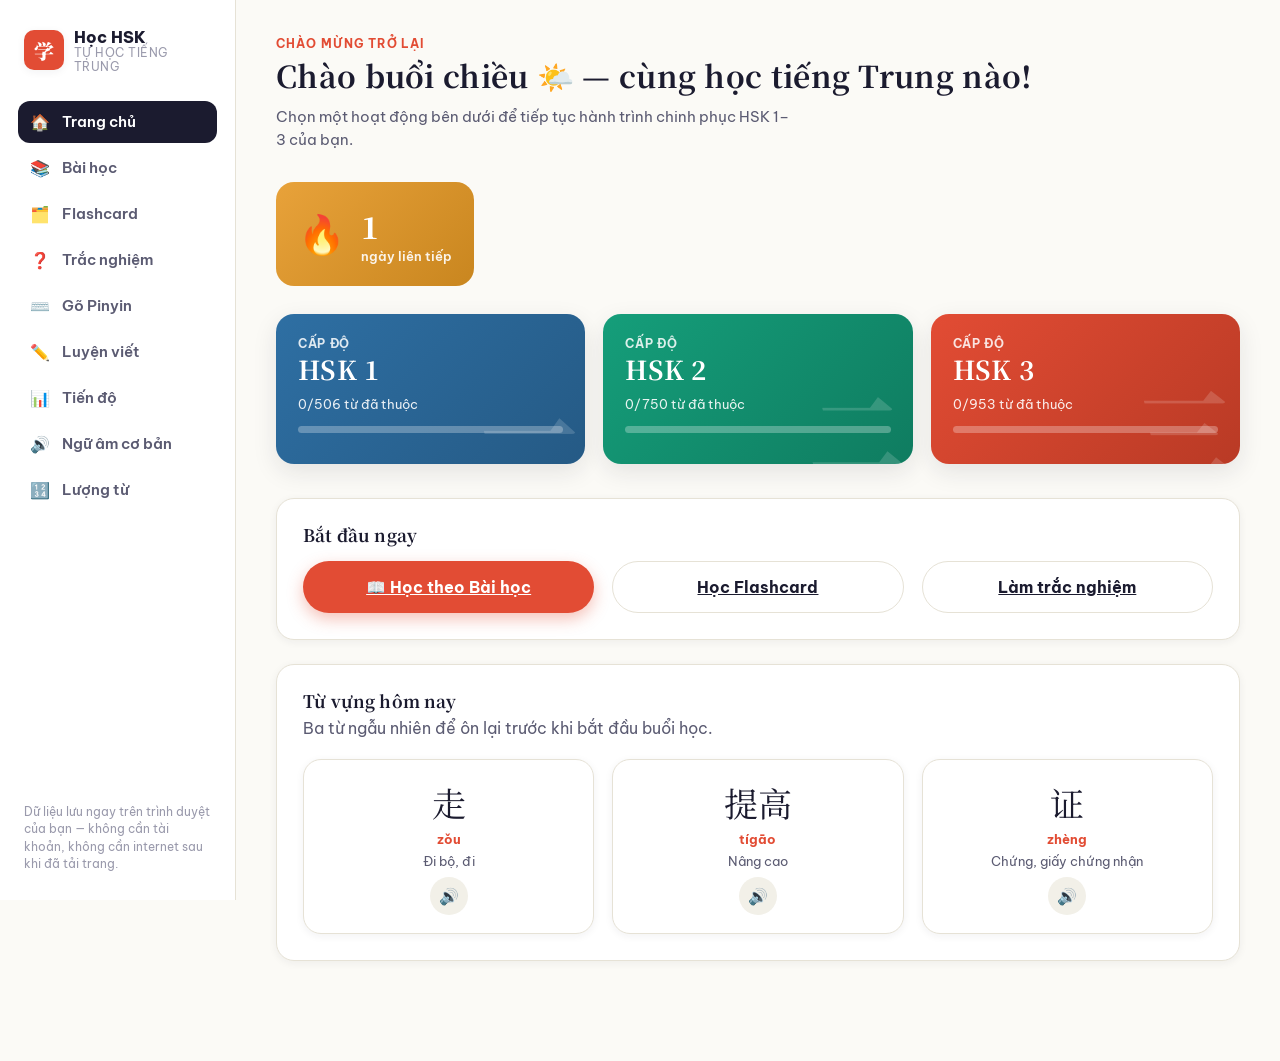
<file: index.html>
<!DOCTYPE html>
<html lang="vi">
<head>
<meta charset="UTF-8">
<meta name="viewport" content="width=device-width, initial-scale=1.0">
<title>Học HSK — Trang chủ</title>
<link rel="icon" href="data:,">
<link rel="stylesheet" href="css/style.css">
</head>
<body data-page="home" data-navhint='Dữ liệu lưu ngay trên trình duyệt của bạn — không cần tài khoản, không cần internet sau khi đã tải trang.'>

<div class="app-shell">
  <aside class="sidebar" id="sidebarSlot"></aside>

  <main class="main">
    <div class="page-head">
      <div>
        <span class="eyebrow">Chào mừng trở lại</span>
        <h1 id="greeting">Học tiếng Trung mỗi ngày</h1>
        <p class="sub">Chọn một hoạt động bên dưới để tiếp tục hành trình chinh phục HSK 1–3 của bạn.</p>
      </div>
      <div class="streak-box" id="streakBox">
        <div class="flame">🔥</div>
        <div>
          <div class="num" id="streakNum">0</div>
          <div class="lbl">ngày liên tiếp</div>
        </div>
      </div>
    </div>

    <div class="grid grid-3" id="levelCards" style="margin-bottom:34px;"></div>

    <div class="card pad-lg" style="margin-bottom:24px;">
      <h3 style="font-size:17px; margin-bottom:16px;">Bắt đầu ngay</h3>
      <div class="grid grid-3">
        <a href="lessons.html" class="btn btn-primary btn-lg btn-block">📖 Học theo Bài học</a>
        <a href="flashcards.html" class="btn btn-outline btn-lg btn-block">Học Flashcard</a>
        <a href="quiz.html" class="btn btn-outline btn-lg btn-block">Làm trắc nghiệm</a>
      </div>
    </div>

    <div class="card pad-lg">
      <h3 style="font-size:17px; margin-bottom:4px;">Từ vựng hôm nay</h3>
      <p style="margin-bottom:18px;">Ba từ ngẫu nhiên để ôn lại trước khi bắt đầu buổi học.</p>
      <div class="grid grid-3" id="dailyWords"></div>
    </div>
  </main>
</div>

<nav class="bottom-nav" id="bottomNavSlot"></nav>

<script src="js/nav.js"></script>
<script src="js/app.js"></script>
<script>
async function init() {
  const vocab = await loadVocab();
  const p = getProgress();

  document.getElementById('streakNum').textContent = p.streak.count;

  const hours = new Date().getHours();
  const greet = hours < 11 ? 'Chào buổi sáng ☀️' : hours < 18 ? 'Chào buổi chiều 🌤️' : 'Chào buổi tối 🌙';
  document.getElementById('greeting').textContent = greet + ' — cùng học tiếng Trung nào!';

  const wrap = document.getElementById('levelCards');
  wrap.innerHTML = LEVELS.map(lv => {
    const st = levelStats(vocab, lv);
    return `
      <a href="flashcards.html?level=${lv}" class="level-card ${lv}">
        <div class="tag">Cấp độ</div>
        <h3>${LEVEL_LABEL[lv]}</h3>
        <div class="count">${st.known}/${st.total} từ đã thuộc</div>
        <div class="bar-track"><div class="bar-fill" style="width:${st.pct}%"></div></div>
        <div class="glyph">${lv === 'hsk1' ? '一' : lv === 'hsk2' ? '二' : '三'}</div>
      </a>`;
  }).join('');

  const words = pick(allWords(vocab), 3);
  document.getElementById('dailyWords').innerHTML = words.map((w, i) => `
    <div class="card pad" style="text-align:center;">
      <div style="font-family:var(--font-display); font-size:34px;">${w.hanzi}</div>
      <div style="color:var(--seal); font-weight:700; font-size:13px; margin:4px 0 6px;">${w.pinyin}</div>
      <div style="font-size:12.5px; color:var(--ink-soft); margin-bottom:8px;">${shortMeaning(w.meaning)}</div>
      <button class="speak-btn" data-speak-idx="${i}" title="Nghe phát âm">🔊</button>
    </div>
  `).join('');
  document.querySelectorAll('[data-speak-idx]').forEach(btn => {
    btn.addEventListener('click', () => speakChinese(words[btn.dataset.speakIdx].hanzi));
  });
}
init();
</script>
</body>
</html>
</file>
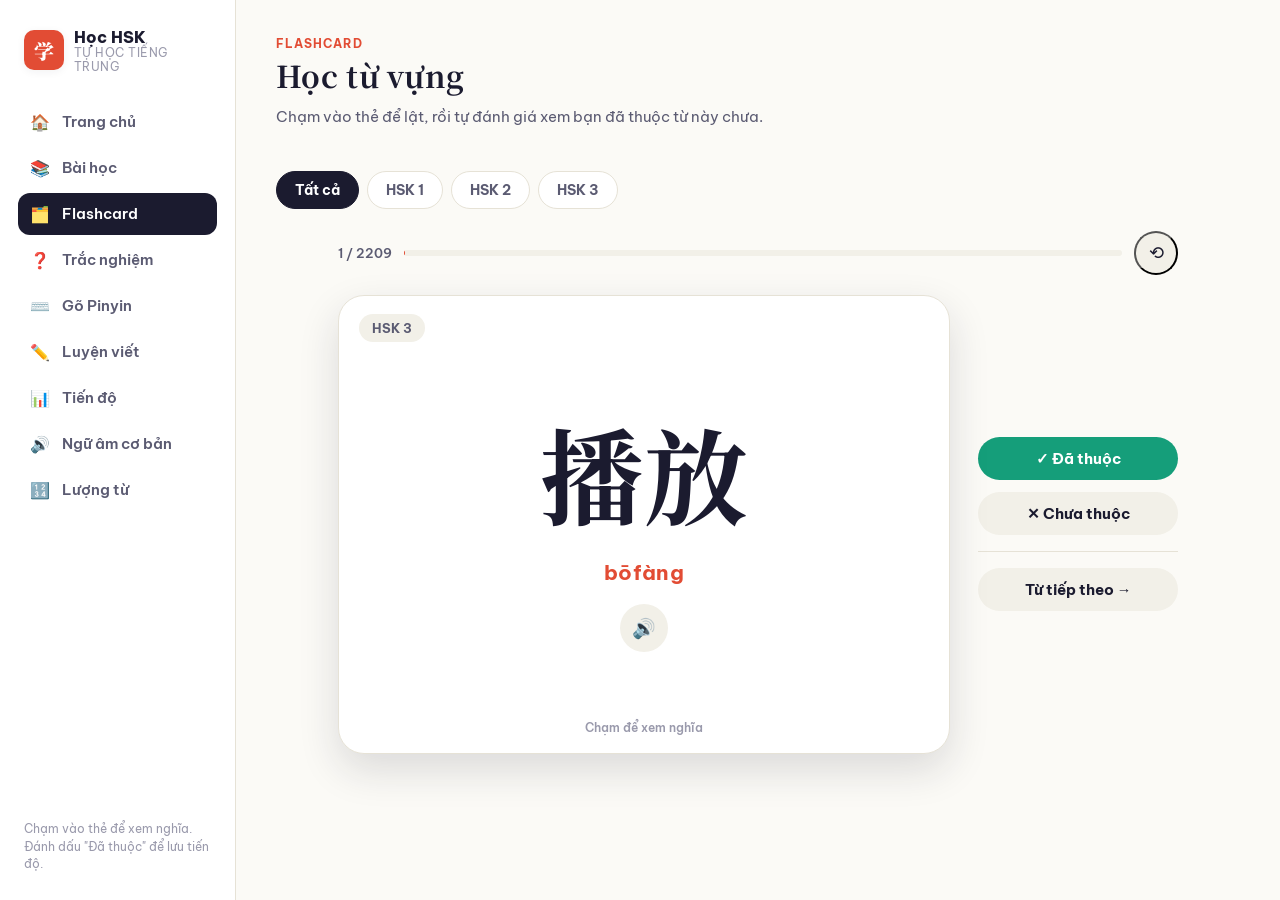
<file: flashcards.html>
<!DOCTYPE html>
<html lang="vi">
<head>
<meta charset="UTF-8">
<meta name="viewport" content="width=device-width, initial-scale=1.0">
<title>Học HSK — Flashcard</title>
<link rel="icon" href="data:,">
<link rel="stylesheet" href="css/style.css">
</head>
<body data-page="flashcards" data-navhint='Chạm vào thẻ để xem nghĩa. Đánh dấu "Đã thuộc" để lưu tiến độ.'>

<div class="app-shell">
  <aside class="sidebar" id="sidebarSlot"></aside>

  <main class="main">
    <div class="page-head">
      <div>
        <span class="eyebrow">Flashcard</span>
        <h1>Học từ vựng</h1>
        <p class="sub">Chạm vào thẻ để lật, rồi tự đánh giá xem bạn đã thuộc từ này chưa.</p>
      </div>
    </div>

    <div class="tabs" id="levelTabs"></div>

    <div class="flash-wrap">
      <div class="flash-progress">
        <span id="progText">0 / 0</span>
        <div class="track"><div class="fill" id="progFill" style="width:0%"></div></div>
        <button class="btn-icon" id="shuffleBtn" title="Xáo trộn">⟲</button>
      </div>

      <div class="flash-body">
        <div class="flashcard" id="flashcard">
          <div class="flashcard-inner">
            <div class="flashcard-face front">
              <span class="pill flash-pos" id="posPill"></span>
              <div class="flash-hanzi" id="hanziText">…</div>
              <div class="flash-pinyin" id="pinyinText"></div>
              <button class="speak-btn lg" id="speakFrontBtn" title="Nghe phát âm">🔊</button>
              <div class="flash-hint">Chạm để xem nghĩa</div>
            </div>
            <div class="flashcard-face back">
              <div class="flash-meaning" id="meaningText"></div>
              <div class="flash-example" id="exampleBox" style="display:none;">
                <div class="ex-cn" id="exampleCn"></div>
                <div class="ex-py" id="examplePy"></div>
                <div class="ex-vi" id="exampleVi"></div>
                <button class="speak-btn on-dark" id="speakExampleBtn" title="Nghe câu ví dụ" style="margin-top:8px;">🔊</button>
              </div>
              <div class="flash-hint">Chạm để quay lại</div>
            </div>
          </div>
        </div>

        <div class="flash-side">
          <button class="btn btn-know btn-block" id="knowBtn">✓ Đã thuộc</button>
          <button class="btn btn-unknow btn-block" id="unknowBtn">✕ Chưa thuộc</button>
          <div class="flash-side-divider"></div>
          <button class="btn btn-ghost btn-block" id="nextBtn">Từ tiếp theo →</button>
        </div>
      </div>
    </div>
  </main>
</div>

<nav class="bottom-nav" id="bottomNavSlot"></nav>

<script src="js/nav.js"></script>
<script src="js/app.js"></script>
<script>
let vocab, deck = [], idx = 0, currentLevel = 'all', lessonFilter = null;

const params = new URLSearchParams(location.search);
if (params.get('level')) currentLevel = params.get('level');
if (params.get('lesson')) lessonFilter = params.get('lesson');

function buildTabs() {
  if (lessonFilter) {
    document.getElementById('levelTabs').innerHTML = `<span class="pill" id="lessonPill">Đang tải bài học…</span> <button class="tab" id="clearLessonBtn">✕ Bỏ lọc, học tất cả</button>`;
    document.getElementById('clearLessonBtn').addEventListener('click', () => {
      lessonFilter = null;
      history.replaceState(null, '', 'flashcards.html');
      buildTabs();
      buildDeck();
    });
    return;
  }
  const tabs = [{ id: 'all', label: 'Tất cả' }, ...LEVELS.map(l => ({ id: l, label: LEVEL_LABEL[l] }))];
  document.getElementById('levelTabs').innerHTML = tabs.map(t =>
    `<button class="tab ${t.id === currentLevel ? 'active' : ''}" data-lv="${t.id}">${t.label}</button>`
  ).join('');
  document.querySelectorAll('.tab').forEach(btn => {
    btn.addEventListener('click', () => {
      currentLevel = btn.dataset.lv;
      document.querySelectorAll('.tab').forEach(b => b.classList.toggle('active', b === btn));
      buildDeck();
    });
  });
}

async function buildDeck() {
  if (lessonFilter) {
    const lessonsData = await fetch('data/lessons.json').then(r => r.json());
    const lesson = lessonsData.lessons.find(l => l.id === lessonFilter);
    if (lesson) {
      const pill = document.getElementById('lessonPill');
      if (pill) pill.textContent = `${lesson.icon} Bài ${lesson.number}: ${lesson.title_vi}`;
      const words = resolveLessonVocab(lesson, vocab);
      deck = shuffle(words);
      idx = 0;
      render();
      return;
    }
  }
  const words = currentLevel === 'all' ? allWords(vocab) : vocab[currentLevel].map(w => ({ ...w, level: currentLevel }));
  deck = shuffle(words);
  idx = 0;
  render();
}

function render() {
  const card = document.getElementById('flashcard');
  card.classList.remove('flipped');
  const w = deck[idx];
  if (!w) return;
  document.getElementById('hanziText').textContent = w.hanzi;
  document.getElementById('pinyinText').textContent = w.pinyin;
  document.getElementById('meaningText').textContent = shortMeaning(w.meaning, 200);
  document.getElementById('posPill').textContent = LEVEL_LABEL[w.level];
  const exBox = document.getElementById('exampleBox');
  if (w.example && w.example.cn) {
    document.getElementById('exampleCn').textContent = w.example.cn;
    document.getElementById('examplePy').textContent = w.example.py;
    document.getElementById('exampleVi').textContent = w.example.vi;
    exBox.style.display = 'block';
  } else {
    exBox.style.display = 'none';
  }
  document.getElementById('progText').textContent = `${idx + 1} / ${deck.length}`;
  document.getElementById('progFill').style.width = `${((idx + 1) / deck.length) * 100}%`;
}

document.getElementById('flashcard').addEventListener('click', () => {
  document.getElementById('flashcard').classList.toggle('flipped');
});

document.getElementById('speakFrontBtn').addEventListener('click', (e) => {
  e.stopPropagation();
  speakChinese(deck[idx].hanzi);
});
document.getElementById('speakExampleBtn').addEventListener('click', (e) => {
  e.stopPropagation();
  const ex = deck[idx].example;
  if (ex && ex.cn) speakChinese(ex.cn, 0.8);
});

function nextCard() {
  idx = (idx + 1) % deck.length;
  render();
}

document.getElementById('nextBtn').addEventListener('click', nextCard);
document.getElementById('shuffleBtn').addEventListener('click', buildDeck);

document.getElementById('knowBtn').addEventListener('click', () => {
  markKnown(deck[idx].hanzi, true);
  toast('Đã đánh dấu thuộc ✓');
  nextCard();
});
document.getElementById('unknowBtn').addEventListener('click', () => {
  markKnown(deck[idx].hanzi, false);
  nextCard();
});

async function init() {
  vocab = await loadVocab();
  buildTabs();
  buildDeck();
}
init();
</script>
</body>
</html>
</file>
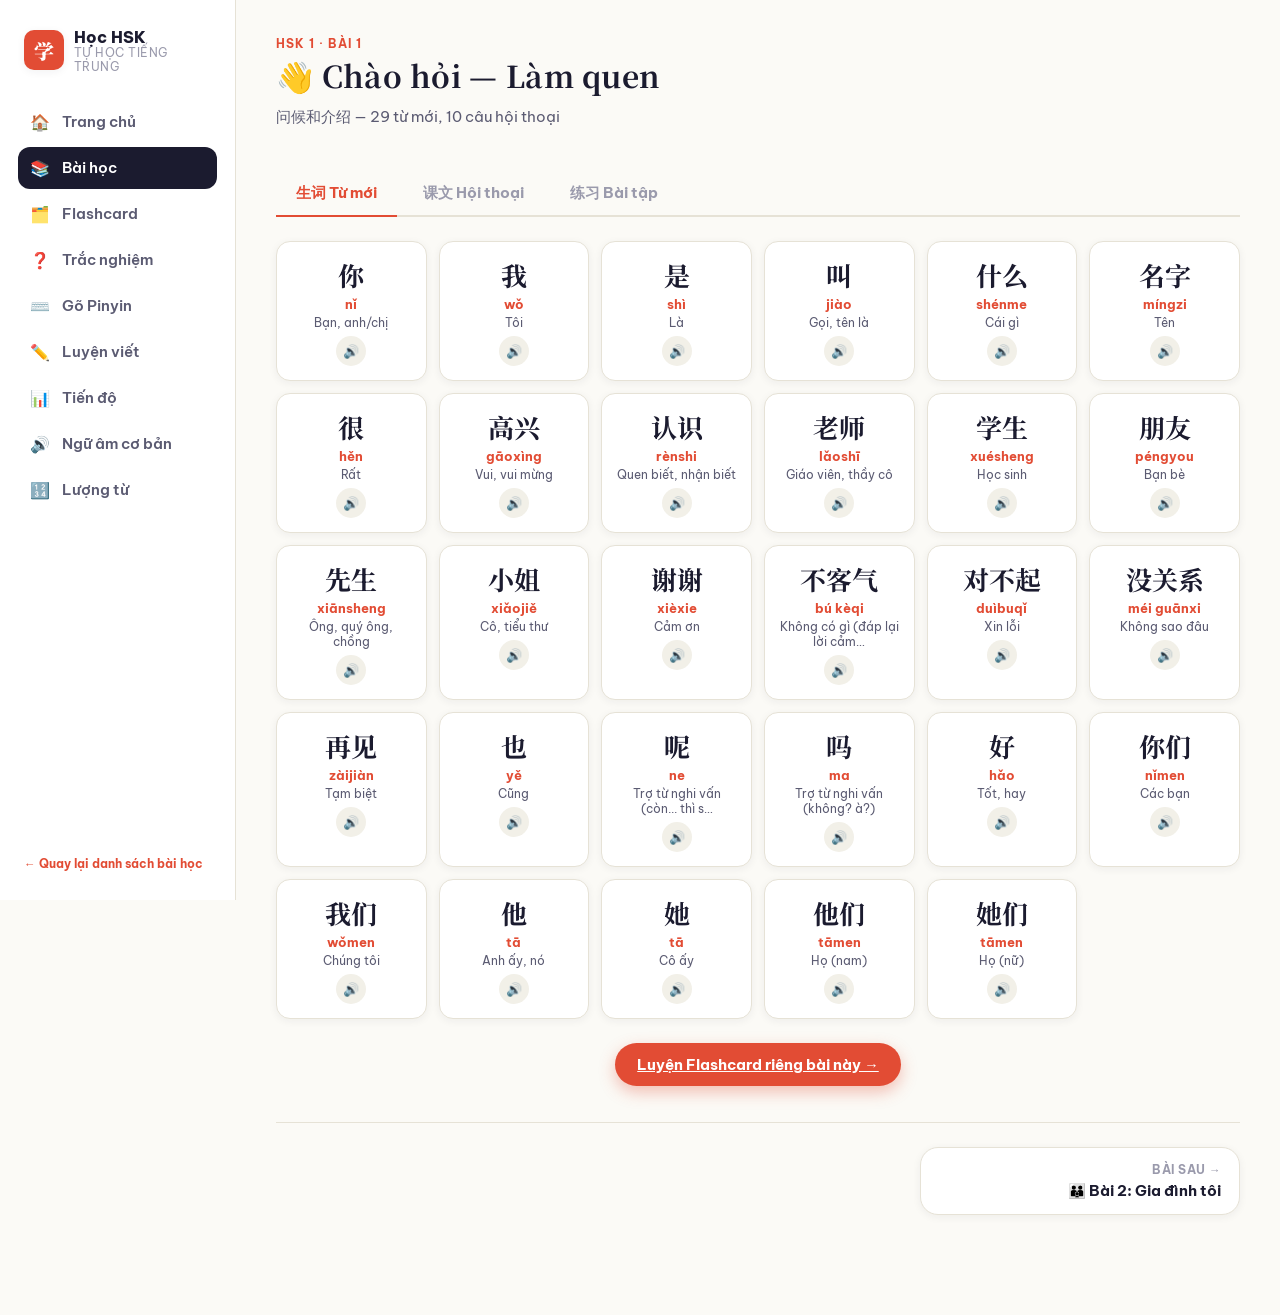
<file: lesson.html>
<!DOCTYPE html>
<html lang="vi">
<head>
<meta charset="UTF-8">
<meta name="viewport" content="width=device-width, initial-scale=1.0">
<title>Học HSK — Bài học</title>
<link rel="icon" href="data:,">
<link rel="stylesheet" href="css/style.css">
</head>
<body data-page="lessons" data-navhint='<a href="lessons.html" style="color:var(--seal); font-weight:700; text-decoration:none;">← Quay lại danh sách bài học</a>'>

<div class="app-shell">
  <aside class="sidebar" id="sidebarSlot"></aside>

  <main class="main">
    <div class="page-head" id="pageHead">
      <div>
        <span class="eyebrow" id="lessonEyebrow">Bài học</span>
        <h1 id="lessonTitle">Đang tải…</h1>
        <p class="sub" id="lessonSub"></p>
      </div>
    </div>

    <div class="lesson-tabs">
      <button class="lesson-tab active" data-tab="vocab">生词 Từ mới</button>
      <button class="lesson-tab" data-tab="dialogue">课文 Hội thoại</button>
      <button class="lesson-tab" data-tab="exercise">练习 Bài tập</button>
    </div>

    <div id="tab-vocab" class="tab-panel">
      <div class="lword-grid" id="vocabGrid"></div>
      <div style="margin-top:24px; text-align:center;">
        <a href="#" id="flashcardLink" class="btn btn-primary">Luyện Flashcard riêng bài này →</a>
      </div>
    </div>

    <div id="tab-dialogue" class="tab-panel" style="display:none;">
      <div style="text-align:center; margin-bottom:20px;">
        <button class="btn btn-outline" id="playAllBtn">🔊 Nghe toàn bộ hội thoại</button>
      </div>
      <div class="dialogue-list" id="dialogueList"></div>
    </div>

    <div id="tab-exercise" class="tab-panel" style="display:none;">
      <div id="exSetup">
        <div class="card pad-lg" style="max-width:480px; margin:0 auto;">
          <h3 style="font-size:17px;">Bài tập của bài học</h3>
          <p>Gồm câu hỏi chọn nghĩa và điền từ vào hội thoại. Làm xong xem kết quả ngay.</p>
          <button class="btn btn-primary btn-lg btn-block" id="exStartBtn">Bắt đầu làm bài</button>
        </div>
      </div>
      <div id="exQuizView" class="quiz-wrap" style="display:none;">
        <div class="flash-progress" style="margin-bottom:18px;">
          <span id="exProgText">1 / 7</span>
          <div class="track"><div class="fill" id="exProgFill" style="width:0%"></div></div>
          <span class="pill" id="exScorePill">0 đúng</span>
        </div>
        <div id="exQuestionArea"></div>
      </div>
      <div id="exResultView" class="quiz-wrap" style="display:none;">
        <div class="card quiz-result">
          <div class="eyebrow" style="text-align:center;">Hoàn thành bài tập</div>
          <div class="score" id="exResultScore">0/7</div>
          <p id="exResultMsg" style="margin-top:10px;"></p>
          <div style="display:flex; gap:10px; margin-top:20px;">
            <button class="btn btn-outline btn-block" id="exRetryBtn">Làm lại</button>
            <a href="lessons.html" class="btn btn-primary btn-block">Bài học khác</a>
          </div>
        </div>
      </div>
    </div>

    <div class="lesson-pager" id="lessonPager"></div>
  </main>
</div>

<nav class="bottom-nav" id="bottomNavSlot"></nav>

<script src="js/nav.js"></script>
<script src="js/app.js"></script>
<script>
let vocab, lesson, allLessons = [], exQuestions = [], exIdx = 0, exScore = 0, exAnswered = false;

const params = new URLSearchParams(location.search);
const lessonId = params.get('id');

async function loadData() {
  const [vocabRes, lessonsRes] = await Promise.all([
    fetch('data/vocab.json').then(r => r.json()),
    fetch('data/lessons.json').then(r => r.json())
  ]);
  vocab = vocabRes;
  allLessons = lessonsRes.lessons;
  lesson = allLessons.find(l => l.id === lessonId) || allLessons[0];
}

function wordByHanzi(hanzi) {
  return allWords(vocab).find(w => w.hanzi === hanzi);
}

function renderPager() {
  // điều hướng theo đúng thứ tự bài trong cùng một cấp độ
  const siblings = allLessons.filter(l => l.level === lesson.level);
  const pos = siblings.findIndex(l => l.id === lesson.id);
  const prev = pos > 0 ? siblings[pos - 1] : null;
  const next = pos >= 0 && pos < siblings.length - 1 ? siblings[pos + 1] : null;

  const prevHTML = prev ? `
    <a class="pager-link prev" href="lesson.html?id=${prev.id}">
      <span class="pager-label">← Bài trước</span>
      <span class="pager-title">${prev.icon} Bài ${prev.number}: ${prev.title_vi}</span>
    </a>` : `<div class="pager-placeholder"></div>`;

  const nextHTML = next ? `
    <a class="pager-link next" href="lesson.html?id=${next.id}">
      <span class="pager-label">Bài sau →</span>
      <span class="pager-title">${next.icon} Bài ${next.number}: ${next.title_vi}</span>
    </a>` : `
    <a class="pager-link next" href="lessons.html">
      <span class="pager-label">Hoàn thành</span>
      <span class="pager-title">Xem tất cả bài học →</span>
    </a>`;

  document.getElementById('lessonPager').innerHTML = prevHTML + nextHTML;
}

function renderHeader() {
  document.title = `Học HSK — Bài ${lesson.number}: ${lesson.title_vi}`;
  document.getElementById('lessonEyebrow').textContent = `${LEVEL_LABEL[lesson.level] || ''} · Bài ${lesson.number}`;
  document.getElementById('lessonTitle').textContent = `${lesson.icon} ${lesson.title_vi}`;
  document.getElementById('lessonSub').textContent = `${lesson.title_cn} — ${lesson.vocab.length} từ mới, ${lesson.dialogue.length} câu hội thoại`;
  document.getElementById('flashcardLink').href = `flashcards.html?lesson=${lesson.id}`;
}

function renderVocab() {
  const words = resolveLessonVocab(lesson, vocab);
  document.getElementById('vocabGrid').innerHTML = words.map(w => `
      <div class="lword-card">
        <div class="hz">${w.hanzi}</div>
        <div class="py">${w.pinyin}</div>
        <div class="mn">${shortMeaning(w.meaning, 30)}</div>
        <button class="speak-btn" data-speak="${w.hanzi}" title="Nghe">🔊</button>
      </div>`
  ).join('');
  document.querySelectorAll('#vocabGrid [data-speak]').forEach(btn => {
    btn.addEventListener('click', () => speakChinese(btn.dataset.speak));
  });
}

function renderDialogue() {
  document.getElementById('dialogueList').innerHTML = lesson.dialogue.map((line, i) => `
    <div class="dialogue-line speaker${line.speaker}">
      <div class="avatar">${line.speaker}</div>
      <div class="dialogue-bubble">
        <div class="cn">${line.cn}</div>
        <div class="py">${line.py}</div>
        <div class="vi">${line.vi}</div>
        <button class="speak-btn" data-speak-line="${i}" title="Nghe">🔊</button>
      </div>
    </div>
  `).join('');
  document.querySelectorAll('#dialogueList [data-speak-line]').forEach(btn => {
    btn.addEventListener('click', () => {
      const line = lesson.dialogue[btn.dataset.speakLine];
      speakChinese(line.cn, 0.8);
    });
  });
}

async function playAllDialogue() {
  for (const line of lesson.dialogue) {
    speakChinese(line.cn, 0.8);
    // đợi ước lượng thời gian đọc xong trước khi sang câu tiếp theo
    await new Promise(res => setTimeout(res, Math.max(1200, line.cn.length * 380)));
  }
}

/* ---------- Tabs ---------- */
document.querySelectorAll('.lesson-tab').forEach(btn => {
  btn.addEventListener('click', () => {
    document.querySelectorAll('.lesson-tab').forEach(b => b.classList.toggle('active', b === btn));
    document.querySelectorAll('.tab-panel').forEach(p => p.style.display = 'none');
    document.getElementById(`tab-${btn.dataset.tab}`).style.display = 'block';
  });
});
document.getElementById('playAllBtn').addEventListener('click', playAllDialogue);

/* ---------- Exercises ---------- */
function buildExercises() {
  const lessonWords = resolveLessonVocab(lesson, vocab);
  const isHskLesson = ['hsk1', 'hsk2', 'hsk3'].includes(lesson.level);
  // Với bài HSK: lấy từ nhiễu từ toàn bộ kho từ HSK cho đa dạng.
  // Với bài chuyên ngành: lấy từ nhiễu trong chính bộ từ của bài để giữ đúng bối cảnh.
  const distractorPool = isHskLesson ? allWords(vocab) : lessonWords;

  const mcWords = pick(lessonWords, Math.min(4, lessonWords.length));
  const mcQuestions = mcWords.map(w => {
    const pool = distractorPool.filter(x => x.hanzi !== w.hanzi);
    const distractors = pick(pool, Math.min(3, pool.length)).map(d => shortMeaning(d.meaning));
    const options = shuffle([shortMeaning(w.meaning), ...distractors]);
    return {
      type: 'mc',
      hanzi: w.hanzi, pinyin: w.pinyin,
      options, answer: shortMeaning(w.meaning)
    };
  });
  const fillQuestions = (lesson.fillBlanks || []).map(f => ({
    type: 'fill',
    sentence: f.cn, answer: f.answer, options: shuffle(f.options), vi: f.vi
  }));
  exQuestions = shuffle([...mcQuestions, ...fillQuestions]);
}

function startExercises() {
  buildExercises();
  exIdx = 0; exScore = 0;
  document.getElementById('exSetup').style.display = 'none';
  document.getElementById('exResultView').style.display = 'none';
  document.getElementById('exQuizView').style.display = 'block';
  renderExQuestion();
}

function renderExQuestion() {
  exAnswered = false;
  const q = exQuestions[exIdx];
  document.getElementById('exProgText').textContent = `${exIdx + 1} / ${exQuestions.length}`;
  document.getElementById('exProgFill').style.width = `${(exIdx / exQuestions.length) * 100}%`;
  document.getElementById('exScorePill').textContent = `${exScore} đúng`;

  const area = document.getElementById('exQuestionArea');
  if (q.type === 'mc') {
    area.innerHTML = `
      <div class="card lex-q">
        <div class="lex-instruction">Từ này có nghĩa là?</div>
        <div class="quiz-hanzi">${q.hanzi}</div>
        <div class="quiz-pinyin">${q.pinyin}</div>
        <button class="speak-btn" id="exSpeakBtn" style="margin-top:10px;">🔊</button>
      </div>
      <div class="quiz-options" id="exOptions">
        ${q.options.map(o => `<button class="quiz-opt" data-val="${encodeURIComponent(o)}">${o}</button>`).join('')}
      </div>`;
    document.getElementById('exSpeakBtn').onclick = () => speakChinese(q.hanzi);
  } else {
    const parts = q.sentence.split('___');
    area.innerHTML = `
      <div class="card lex-q">
        <div class="lex-instruction">Điền từ còn thiếu vào câu</div>
        <div class="lex-sentence">${parts[0]}<span class="blank">?</span>${parts[1] || ''}</div>
        <div class="lex-vi">${q.vi}</div>
      </div>
      <div class="quiz-options" id="exOptions">
        ${q.options.map(o => `<button class="quiz-opt" data-val="${encodeURIComponent(o)}">${o}</button>`).join('')}
      </div>`;
  }
  document.querySelectorAll('#exOptions .quiz-opt').forEach(btn => btn.addEventListener('click', onExAnswer));
}

function onExAnswer(e) {
  if (exAnswered) return;
  exAnswered = true;
  const q = exQuestions[exIdx];
  const chosenVal = decodeURIComponent(e.currentTarget.dataset.val);
  const isCorrect = chosenVal === q.answer;
  if (isCorrect) exScore++;
  document.querySelectorAll('#exOptions .quiz-opt').forEach(btn => {
    btn.disabled = true;
    const val = decodeURIComponent(btn.dataset.val);
    if (val === q.answer) btn.classList.add('correct');
    else if (btn === e.currentTarget) btn.classList.add('wrong');
  });
  if (q.type === 'mc') markKnown(q.hanzi, isCorrect);
  setTimeout(() => {
    exIdx++;
    if (exIdx < exQuestions.length) renderExQuestion();
    else finishExercises();
  }, 1000);
}

function finishExercises() {
  document.getElementById('exQuizView').style.display = 'none';
  document.getElementById('exResultView').style.display = 'block';
  document.getElementById('exResultScore').textContent = `${exScore}/${exQuestions.length}`;
  const pct = Math.round((exScore / exQuestions.length) * 100);
  const msg = pct >= 80 ? 'Xuất sắc! Bạn nắm rất chắc bài này 🎉' : pct >= 50 ? 'Khá tốt, ôn lại hội thoại một lần nữa nhé 💪' : 'Nên xem lại phần Từ mới và Hội thoại rồi làm lại 📚';
  document.getElementById('exResultMsg').textContent = msg;
}

document.getElementById('exStartBtn').addEventListener('click', startExercises);
document.getElementById('exRetryBtn').addEventListener('click', () => {
  document.getElementById('exResultView').style.display = 'none';
  document.getElementById('exSetup').style.display = 'block';
});

async function init() {
  await loadData();
  renderHeader();
  renderVocab();
  renderDialogue();
  renderPager();
}
init();
</script>
</body>
</html>
</file>
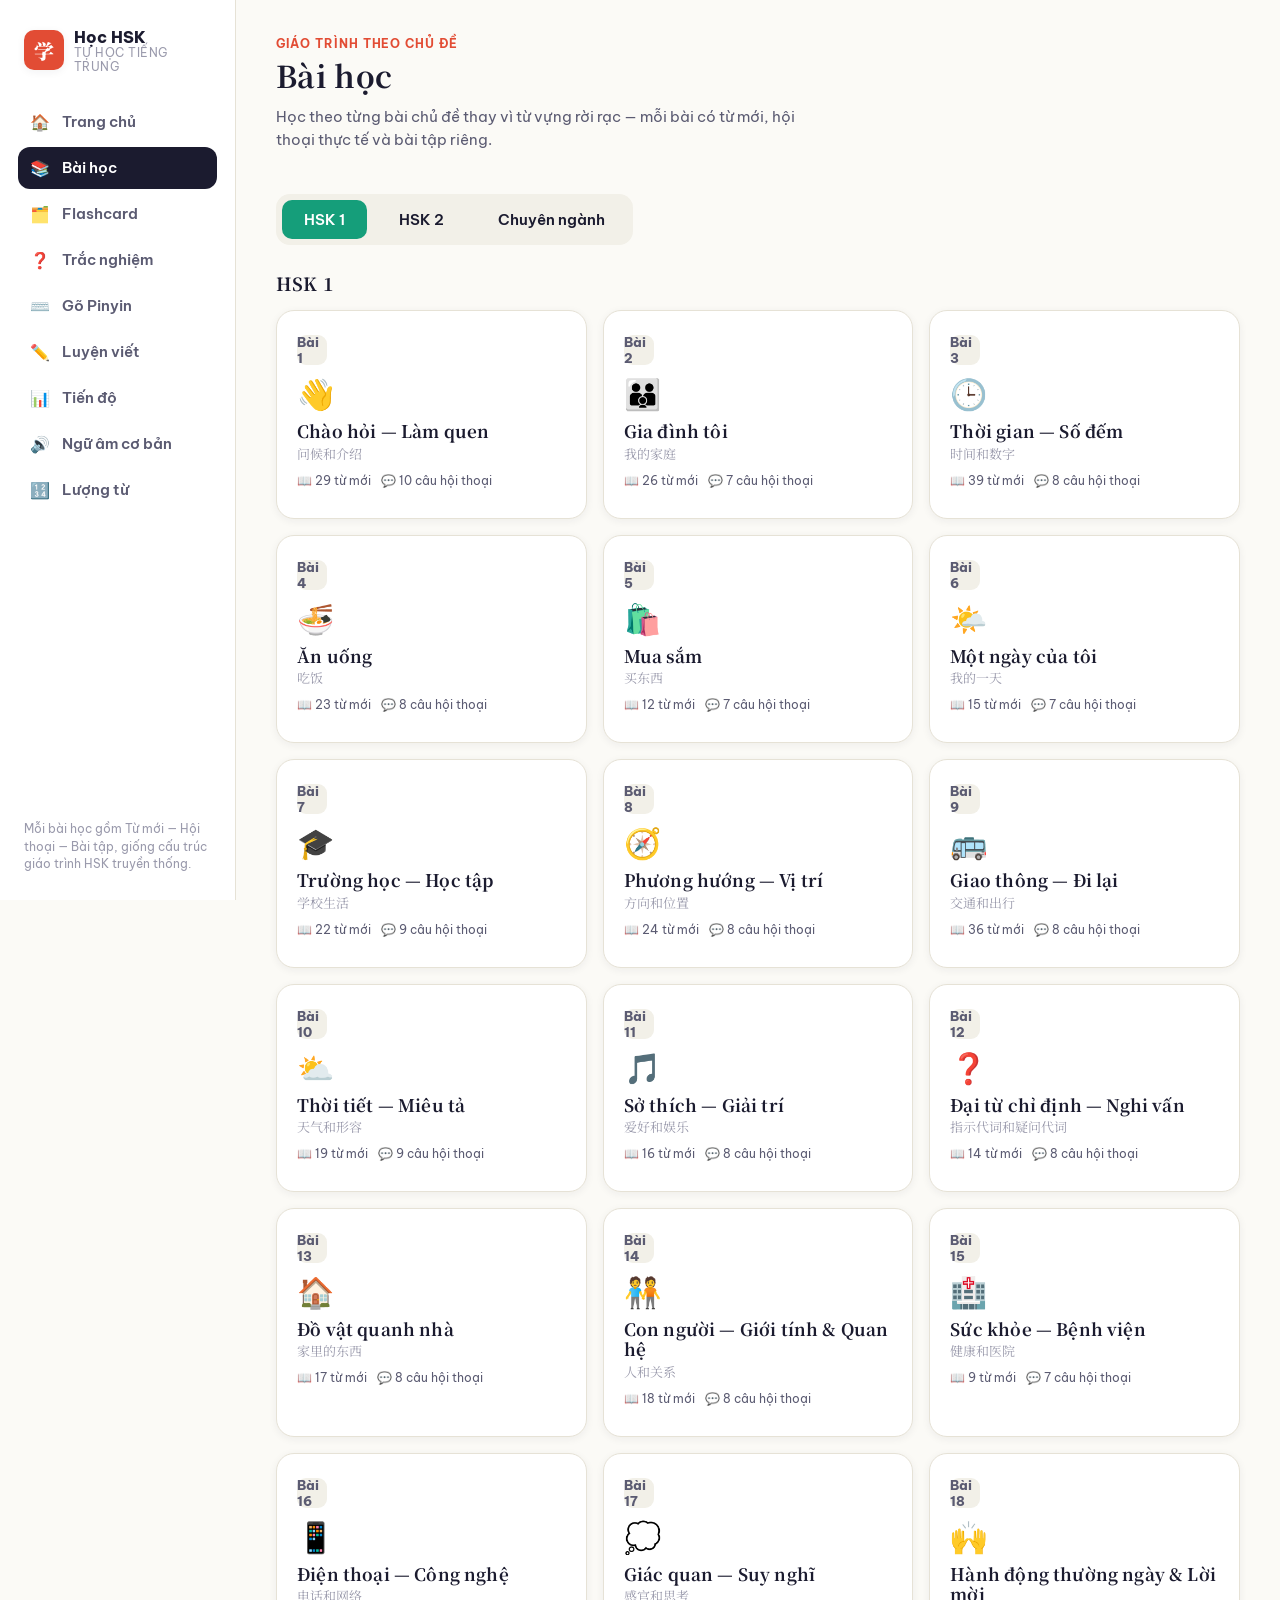
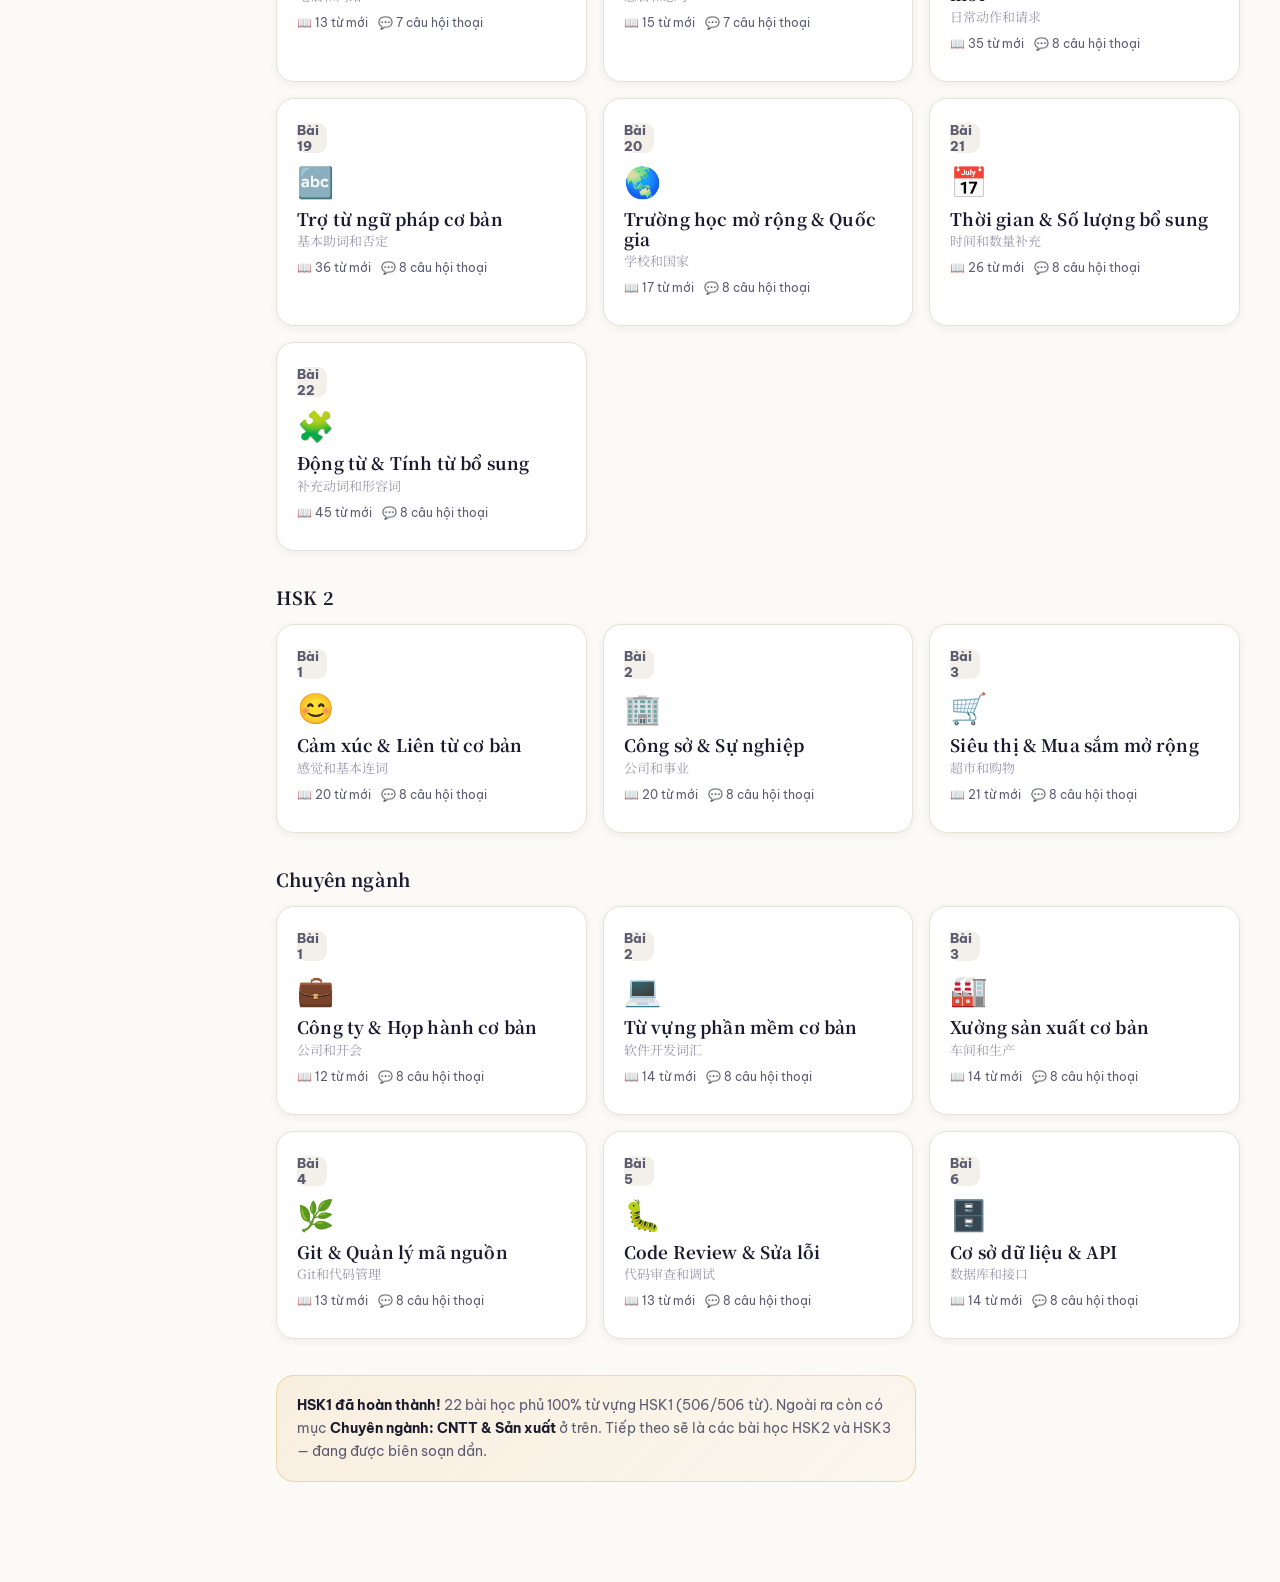
<file: lessons.html>
<!DOCTYPE html>

<html lang="vi">

<head>

  <meta charset="UTF-8">

  <meta name="viewport" content="width=device-width, initial-scale=1.0">

  <title>Học HSK — Bài học</title>

  <link rel="icon" href="data:,">

  <link rel="stylesheet" href="css/style.css">

  <!-- CSS chỉ dành cho nút chọn nhanh cấp độ -->
  <style>
    .level-quick-nav {
      display: flex;
      gap: 10px;
      margin: 0 0 28px;
      padding: 6px;
      background: var(--paper-alt);
      border-radius: 14px;
      width: fit-content;
    }

    .level-quick-btn {
      border: none;
      background: transparent;
      padding: 10px 22px;
      border-radius: 10px;
      cursor: pointer;
      font-family: inherit;
      font-size: 15px;
      font-weight: 600;
      color: inherit;
      transition: all 0.2s ease;
    }

    .level-quick-btn:hover {
      background: rgba(0, 0, 0, 0.06);
    }

    .level-quick-btn.active {
      background: var(--jade);
      color: #fff;
    }

    @media (max-width: 600px) {

      .level-quick-nav {
        width: 100%;
      }

      .level-quick-btn {
        flex: 1;
        padding: 10px 8px;
      }

    }
  </style>

</head>

<body data-page="lessons"
  data-navhint="Mỗi bài học gồm Từ mới — Hội thoại — Bài tập, giống cấu trúc giáo trình HSK truyền thống.">

  <div class="app-shell">

    <aside class="sidebar" id="sidebarSlot"></aside>

    <main class="main">

      <div class="page-head">

        <div>

          <span class="eyebrow">Giáo trình theo chủ đề</span>

          <h1>Bài học</h1>

          <p class="sub">
            Học theo từng bài chủ đề thay vì từ vựng rời rạc — mỗi bài có từ mới,
            hội thoại thực tế và bài tập riêng.
          </p>

        </div>

      </div>


      <!-- THÊM: Nút chọn nhanh cấp độ -->
      <!-- Nút chọn nhanh cấp độ - load động từ lessons.json -->
      <div class="level-quick-nav" id="levelQuickNav"></div>


      <div id="lessonsWrap"></div>

    </main>

  </div>


  <nav class="bottom-nav" id="bottomNavSlot"></nav>


  <script src="js/nav.js"></script>

  <script src="js/app.js"></script>


  <script>

    async function loadLessons() {
      const res = await fetch('data/lessons.json');
      const data = await res.json();
      return data.lessons;
    }


    function lessonProgress(lesson) {
      const p = getProgress();
      const hanziList = lessonHanziList(lesson);

      const known = hanziList.filter(
        h => p.known[h]
      ).length;

      return {
        known,
        total: hanziList.length
      };
    }


    /*
    =========================================================
    TẠO MENU LEVEL ĐỘNG
    =========================================================
    */

    function createLevelMenus(levels) {

      const levelQuickNav =
        document.getElementById('levelQuickNav');

      const floatingLevelMenu =
        document.getElementById('floatingLevelMenu');


      /*
      -----------------------------------------------------
      MENU PHÍA TRÊN
      -----------------------------------------------------
      */

      levelQuickNav.innerHTML = levels.map(level => {

        const label =
          LEVEL_LABEL[level] || level.toUpperCase();

        return `
                <button
                    class="level-quick-btn"
                    type="button"
                    data-level="${level}"
                >
                    ${label}
                </button>
            `;

      }).join('');


      /*
      -----------------------------------------------------
      FLOATING MENU
      -----------------------------------------------------
      */

      floatingLevelMenu.innerHTML = levels.map(level => {

        const label =
          LEVEL_LABEL[level] || level.toUpperCase();

        return `
                <button
                    type="button"
                    data-level="${level}"
                >
                    ${label}
                </button>
            `;

      }).join('');


      /*
      -----------------------------------------------------
      MẶC ĐỊNH CHỌN LEVEL ĐẦU TIÊN
      -----------------------------------------------------
      */

      if (levels.length > 0) {

        const firstLevel = levels[0];

        const firstButton =
          levelQuickNav.querySelector(
            `[data-level="${firstLevel}"]`
          );

        if (firstButton) {
          firstButton.classList.add('active');
        }
      }


      /*
      -----------------------------------------------------
      GẮN EVENT CHO MENU
      -----------------------------------------------------
      */

      setupLevelEvents();
    }



    /*
    =========================================================
    XỬ LÝ CLICK LEVEL
    =========================================================
    */

    function setupLevelEvents() {

      const levelQuickNav =
        document.getElementById('levelQuickNav');

      const floatingLevel =
        document.getElementById('floatingLevel');

      const floatingLevelBtn =
        document.getElementById('floatingLevelBtn');

      const floatingLevelMenu =
        document.getElementById('floatingLevelMenu');


      /*
      -----------------------------------------------------
      CLICK MENU PHÍA TRÊN
      -----------------------------------------------------
      */

      levelQuickNav
        .querySelectorAll('.level-quick-btn')
        .forEach(button => {

          button.addEventListener('click', () => {

            const level =
              button.dataset.level;

            scrollToLevel(level);

            setActiveLevel(level);

          });

        });


      /*
      -----------------------------------------------------
      THEO DÕI THANH LEVEL PHÍA TRÊN
      -----------------------------------------------------
      */

      const observer =
        new IntersectionObserver(
          entries => {

            entries.forEach(entry => {

              if (!entry.isIntersecting) {

                floatingLevel.classList.add('show');

              } else {

                floatingLevel.classList.remove('show');

                floatingLevelMenu
                  .classList.remove('open');
              }

            });

          },
          {
            threshold: 0
          }
        );


      observer.observe(levelQuickNav);


      /*
      -----------------------------------------------------
      CLICK NÚT FLOATING
      -----------------------------------------------------
      */

      floatingLevelBtn.addEventListener(
        'click',
        () => {

          floatingLevelMenu
            .classList.toggle('open');

        }
      );


      /*
      -----------------------------------------------------
      CLICK LEVEL TRONG FLOATING MENU
      -----------------------------------------------------
      */

      floatingLevelMenu
        .querySelectorAll('button')
        .forEach(button => {

          button.addEventListener('click', () => {

            const level =
              button.dataset.level;

            scrollToLevel(level);

            setActiveLevel(level);

            floatingLevelMenu
              .classList.remove('open');

          });

        });
    }



    /*
    =========================================================
    SCROLL ĐẾN LEVEL
    =========================================================
    */

    function scrollToLevel(level) {

      const target =
        document.getElementById(
          `level-${level}`
        );


      if (!target) {

        console.warn(
          `Không tìm thấy level: ${level}`
        );

        return;
      }


      target.scrollIntoView({
        behavior: 'smooth',
        block: 'start'
      });
    }



    /*
    =========================================================
    ACTIVE LEVEL
    =========================================================
    */

    function setActiveLevel(level) {

      const levelQuickNav =
        document.getElementById('levelQuickNav');


      levelQuickNav
        .querySelectorAll('.level-quick-btn')
        .forEach(button => {

          button.classList.toggle(
            'active',
            button.dataset.level === level
          );

        });
    }



    /*
    =========================================================
    INIT
    =========================================================
    */

    async function init() {

      const lessons = await loadLessons();


      /*
      =====================================================
      CODE LOAD BÀI HỌC CŨ
      =====================================================
      */

      const byLevel = {};


      lessons.forEach(l => {

        (
          byLevel[l.level] =
          byLevel[l.level] || []
        ).push(l);

      });


      const wrap =
        document.getElementById(
          'lessonsWrap'
        );


      wrap.innerHTML =
        Object.keys(byLevel)
          .map(level => `

                    <div
                        id="level-${level}"
                        style="
                            margin-bottom:36px;
                            scroll-margin-top:20px;
                        "
                    >

                        <h2
                            style="
                                font-size:18px;
                                margin-bottom:16px;
                            "
                        >
                            ${LEVEL_LABEL[level] || level}
                        </h2>


                        <div class="lesson-grid">

                            ${byLevel[level]
              .map(l => {

                const prog =
                  lessonProgress(l);


                return `

                                        <a
                                            class="lesson-card"
                                            href="lesson.html?id=${l.id}"
                                        >

                                            <div class="num-badge">
                                                Bài ${l.number}
                                            </div>


                                            <div class="icon">
                                                ${l.icon}
                                            </div>


                                            <h3>
                                                ${l.title_vi}
                                            </h3>


                                            <div class="cn-title">
                                                ${l.title_cn}
                                            </div>


                                            <div class="meta">

                                                <span>
                                                    📖
                                                    ${l.vocab.length}
                                                    từ mới
                                                </span>

                                                <span>
                                                    💬
                                                    ${l.dialogue.length}
                                                    câu hội thoại
                                                </span>

                                            </div>


                                            <div
                                                class="bar-track"
                                                style="
                                                    margin-top:10px;
                                                    background:var(--paper-alt);
                                                "
                                            >

                                                <div
                                                    class="bar-fill"
                                                    style="
                                                        width:${l.vocab.length
                    ? Math.round(
                      prog.known /
                      l.vocab.length *
                      100
                    )
                    : 0
                  }%;
                                                        background:var(--jade);
                                                    "
                                                ></div>

                                            </div>

                                        </a>

                                    `;

              })
              .join('')}

                        </div>

                    </div>

                `)
          .join('') + `

                    <div
                        class="callout"
                        style="max-width:640px;"
                    >

                        <strong>
                            HSK1 đã hoàn thành!
                        </strong>

                        22 bài học phủ 100% từ vựng HSK1
                        (506/506 từ).

                        Ngoài ra còn có mục
                        <strong>
                            Chuyên ngành: CNTT & Sản xuất
                        </strong>
                        ở trên.

                        Tiếp theo sẽ là các bài học HSK2 và HSK3 —
                        đang được biên soạn dần.

                    </div>

                `;


      /*
      =====================================================
      THÊM MỚI:
      TẠO MENU HSK TỪ JSON
      =====================================================
      */

      const levels =
        Object.keys(byLevel);


      createLevelMenus(levels);
    }


    /*
    =========================================================
    CHẠY
    =========================================================
    */

    init();

  </script>

</body>


<!-- Floating Level Selector -->
<div class="floating-level" id="floatingLevel">

  <button class="floating-level-btn" id="floatingLevelBtn" type="button" title="Chọn cấp độ HSK">
    ☰
  </button>

  <div class="floating-level-menu" id="floatingLevelMenu"></div>

</div>

</html>
</file>
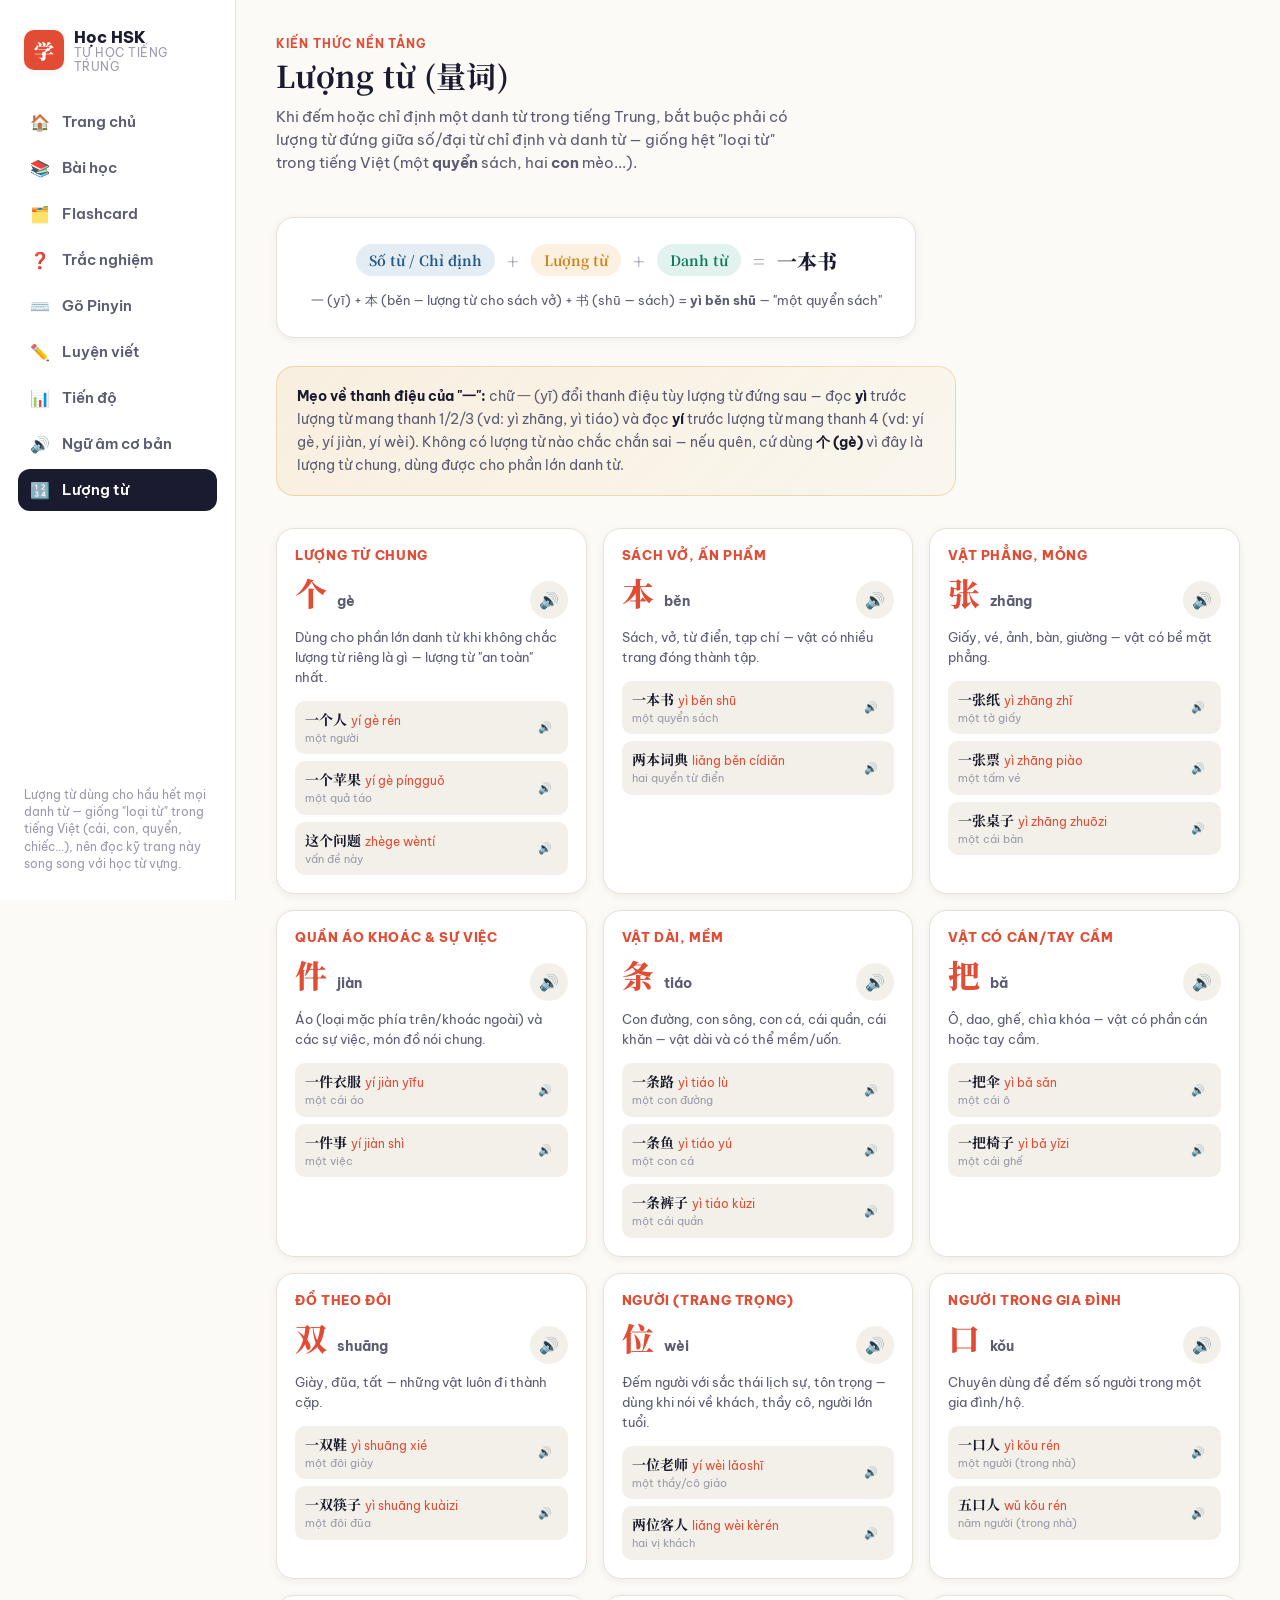
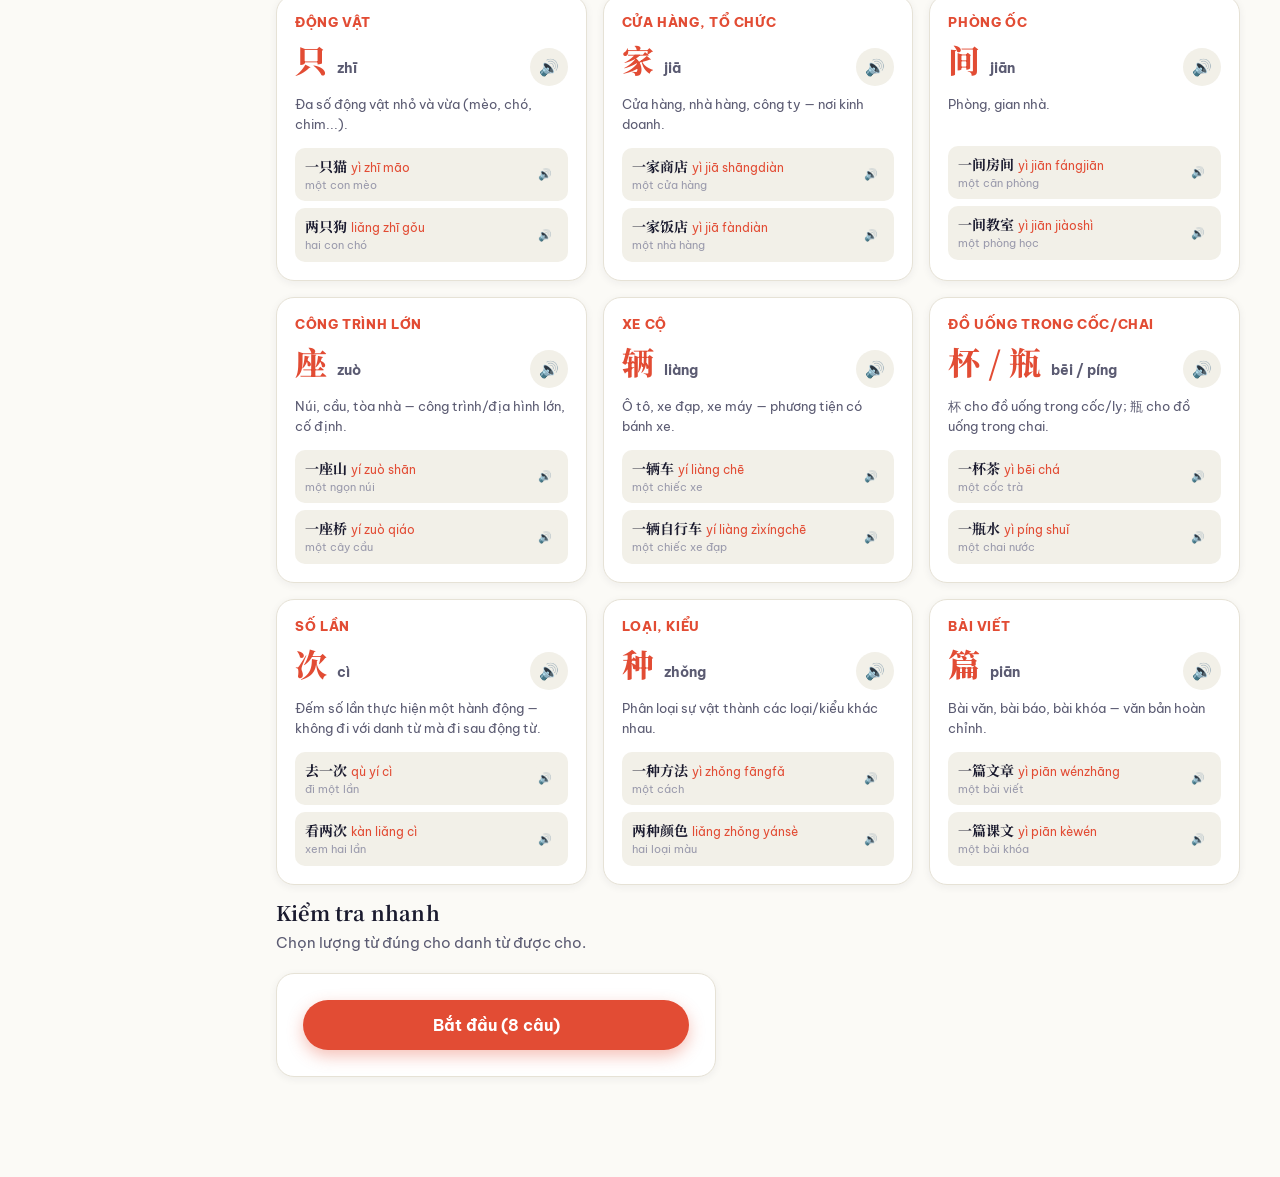
<file: measures.html>
<!DOCTYPE html>
<html lang="vi">
<head>
<meta charset="UTF-8">
<meta name="viewport" content="width=device-width, initial-scale=1.0">
<title>Học HSK — Lượng từ</title>
<link rel="icon" href="data:,">
<link rel="stylesheet" href="css/style.css">
</head>
<body data-page="measures" data-navhint='Lượng từ dùng cho hầu hết mọi danh từ — giống "loại từ" trong tiếng Việt (cái, con, quyển, chiếc...), nên đọc kỹ trang này song song với học từ vựng.'>

<div class="app-shell">
  <aside class="sidebar" id="sidebarSlot"></aside>

  <main class="main">
    <div class="page-head">
      <div>
        <span class="eyebrow">Kiến thức nền tảng</span>
        <h1>Lượng từ (量词)</h1>
        <p class="sub">Khi đếm hoặc chỉ định một danh từ trong tiếng Trung, bắt buộc phải có lượng từ đứng giữa số/đại từ chỉ định và danh từ — giống hệt "loại từ" trong tiếng Việt (một <strong>quyển</strong> sách, hai <strong>con</strong> mèo...).</p>
      </div>
    </div>

    <div class="card pad-lg" style="max-width:640px; margin-bottom:28px;">
      <div style="display:flex; align-items:center; gap:12px; flex-wrap:wrap; justify-content:center; font-family:var(--font-display); font-size:20px;">
        <span class="pill" style="background:rgba(46,111,163,.12); color:var(--azure-dark); font-size:14px;">Số từ / Chỉ định</span>
        <span style="color:var(--ink-faint);">+</span>
        <span class="pill" style="background:rgba(232,162,58,.15); color:var(--gold-dark); font-size:14px;">Lượng từ</span>
        <span style="color:var(--ink-faint);">+</span>
        <span class="pill" style="background:rgba(21,158,122,.12); color:var(--jade-dark); font-size:14px;">Danh từ</span>
        <span style="color:var(--ink-faint);">=</span>
        <span style="font-weight:800;">一本书</span>
      </div>
      <p style="text-align:center; margin:14px 0 0; font-size:13px;">
        一 (yī) + 本 (běn — lượng từ cho sách vở) + 书 (shū — sách) = <strong>yì běn shū</strong> — "một quyển sách"
      </p>
    </div>

    <div class="callout" style="margin-bottom:32px; max-width:680px;">
      <strong>Mẹo về thanh điệu của "一":</strong> chữ 一 (yī) đổi thanh điệu tùy
      lượng từ đứng sau — đọc <strong>yì</strong> trước lượng từ mang thanh 1/2/3
      (vd: yì zhāng, yì tiáo) và đọc <strong>yí</strong> trước lượng từ mang thanh 4
      (vd: yí gè, yí jiàn, yí wèi). Không có lượng từ nào chắc chắn sai — nếu quên,
      cứ dùng <strong>个 (gè)</strong> vì đây là lượng từ chung, dùng được cho phần lớn danh từ.
    </div>

    <div id="mwWrap"></div>

    <section style="margin-top:16px;">
      <h2 style="font-size:20px; margin-bottom:6px;">Kiểm tra nhanh</h2>
      <p class="phon-intro">Chọn lượng từ đúng cho danh từ được cho.</p>
      <div id="quizSetup">
        <div class="card pad-lg" style="max-width:440px;">
          <button class="btn btn-primary btn-lg btn-block" id="mwStartBtn">Bắt đầu (8 câu)</button>
        </div>
      </div>
      <div id="quizView" class="quiz-wrap" style="display:none;">
        <div class="flash-progress" style="margin-bottom:18px;">
          <span id="mProgText">1 / 8</span>
          <div class="track"><div class="fill" id="mProgFill" style="width:0%"></div></div>
          <span class="pill" id="mScorePill">0 đúng</span>
        </div>
        <div class="card lex-q">
          <div class="lex-instruction">Chọn lượng từ đúng để điền vào chỗ trống</div>
          <div class="lex-sentence" id="mSentence"></div>
          <div class="lex-vi" id="mVi"></div>
        </div>
        <div class="quiz-options" id="mOptions"></div>
      </div>
      <div id="quizResult" class="quiz-wrap" style="display:none;">
        <div class="card quiz-result">
          <div class="eyebrow" style="text-align:center;">Hoàn thành</div>
          <div class="score" id="mResultScore">0/8</div>
          <p id="mResultMsg" style="margin-top:10px;"></p>
          <button class="btn btn-outline btn-block" id="mRetryBtn" style="margin-top:20px;">Làm lại</button>
        </div>
      </div>
    </section>
  </main>
</div>

<nav class="bottom-nav" id="bottomNavSlot"></nav>

<script src="js/nav.js"></script>
<script src="js/app.js"></script>
<script>
const MEASURE_WORDS = [
  { group: 'Lượng từ chung', mw: '个', py: 'gè', usage: 'Dùng cho phần lớn danh từ khi không chắc lượng từ riêng là gì — lượng từ "an toàn" nhất.', examples: [
    ['一个人', 'yí gè rén', 'một người'], ['一个苹果', 'yí gè píngguǒ', 'một quả táo'], ['这个问题', 'zhège wèntí', 'vấn đề này'],
  ]},
  { group: 'Sách vở, ấn phẩm', mw: '本', py: 'běn', usage: 'Sách, vở, từ điển, tạp chí — vật có nhiều trang đóng thành tập.', examples: [
    ['一本书', 'yì běn shū', 'một quyển sách'], ['两本词典', 'liǎng běn cídiǎn', 'hai quyển từ điển'],
  ]},
  { group: 'Vật phẳng, mỏng', mw: '张', py: 'zhāng', usage: 'Giấy, vé, ảnh, bàn, giường — vật có bề mặt phẳng.', examples: [
    ['一张纸', 'yì zhāng zhǐ', 'một tờ giấy'], ['一张票', 'yì zhāng piào', 'một tấm vé'], ['一张桌子', 'yì zhāng zhuōzi', 'một cái bàn'],
  ]},
  { group: 'Quần áo khoác & sự việc', mw: '件', py: 'jiàn', usage: 'Áo (loại mặc phía trên/khoác ngoài) và các sự việc, món đồ nói chung.', examples: [
    ['一件衣服', 'yí jiàn yīfu', 'một cái áo'], ['一件事', 'yí jiàn shì', 'một việc'],
  ]},
  { group: 'Vật dài, mềm', mw: '条', py: 'tiáo', usage: 'Con đường, con sông, con cá, cái quần, cái khăn — vật dài và có thể mềm/uốn.', examples: [
    ['一条路', 'yì tiáo lù', 'một con đường'], ['一条鱼', 'yì tiáo yú', 'một con cá'], ['一条裤子', 'yì tiáo kùzi', 'một cái quần'],
  ]},
  { group: 'Vật có cán/tay cầm', mw: '把', py: 'bǎ', usage: 'Ô, dao, ghế, chìa khóa — vật có phần cán hoặc tay cầm.', examples: [
    ['一把伞', 'yì bǎ sǎn', 'một cái ô'], ['一把椅子', 'yì bǎ yǐzi', 'một cái ghế'],
  ]},
  { group: 'Đồ theo đôi', mw: '双', py: 'shuāng', usage: 'Giày, đũa, tất — những vật luôn đi thành cặp.', examples: [
    ['一双鞋', 'yì shuāng xié', 'một đôi giày'], ['一双筷子', 'yì shuāng kuàizi', 'một đôi đũa'],
  ]},
  { group: 'Người (trang trọng)', mw: '位', py: 'wèi', usage: 'Đếm người với sắc thái lịch sự, tôn trọng — dùng khi nói về khách, thầy cô, người lớn tuổi.', examples: [
    ['一位老师', 'yí wèi lǎoshī', 'một thầy/cô giáo'], ['两位客人', 'liǎng wèi kèrén', 'hai vị khách'],
  ]},
  { group: 'Người trong gia đình', mw: '口', py: 'kǒu', usage: 'Chuyên dùng để đếm số người trong một gia đình/hộ.', examples: [
    ['一口人', 'yì kǒu rén', 'một người (trong nhà)'], ['五口人', 'wǔ kǒu rén', 'năm người (trong nhà)'],
  ]},
  { group: 'Động vật', mw: '只', py: 'zhī', usage: 'Đa số động vật nhỏ và vừa (mèo, chó, chim...).', examples: [
    ['一只猫', 'yì zhī māo', 'một con mèo'], ['两只狗', 'liǎng zhī gǒu', 'hai con chó'],
  ]},
  { group: 'Cửa hàng, tổ chức', mw: '家', py: 'jiā', usage: 'Cửa hàng, nhà hàng, công ty — nơi kinh doanh.', examples: [
    ['一家商店', 'yì jiā shāngdiàn', 'một cửa hàng'], ['一家饭店', 'yì jiā fàndiàn', 'một nhà hàng'],
  ]},
  { group: 'Phòng ốc', mw: '间', py: 'jiān', usage: 'Phòng, gian nhà.', examples: [
    ['一间房间', 'yì jiān fángjiān', 'một căn phòng'], ['一间教室', 'yì jiān jiàoshì', 'một phòng học'],
  ]},
  { group: 'Công trình lớn', mw: '座', py: 'zuò', usage: 'Núi, cầu, tòa nhà — công trình/địa hình lớn, cố định.', examples: [
    ['一座山', 'yí zuò shān', 'một ngọn núi'], ['一座桥', 'yí zuò qiáo', 'một cây cầu'],
  ]},
  { group: 'Xe cộ', mw: '辆', py: 'liàng', usage: 'Ô tô, xe đạp, xe máy — phương tiện có bánh xe.', examples: [
    ['一辆车', 'yí liàng chē', 'một chiếc xe'], ['一辆自行车', 'yí liàng zìxíngchē', 'một chiếc xe đạp'],
  ]},
  { group: 'Đồ uống trong cốc/chai', mw: '杯 / 瓶', py: 'bēi / píng', usage: '杯 cho đồ uống trong cốc/ly; 瓶 cho đồ uống trong chai.', examples: [
    ['一杯茶', 'yì bēi chá', 'một cốc trà'], ['一瓶水', 'yì píng shuǐ', 'một chai nước'],
  ]},
  { group: 'Số lần', mw: '次', py: 'cì', usage: 'Đếm số lần thực hiện một hành động — không đi với danh từ mà đi sau động từ.', examples: [
    ['去一次', 'qù yí cì', 'đi một lần'], ['看两次', 'kàn liǎng cì', 'xem hai lần'],
  ]},
  { group: 'Loại, kiểu', mw: '种', py: 'zhǒng', usage: 'Phân loại sự vật thành các loại/kiểu khác nhau.', examples: [
    ['一种方法', 'yì zhǒng fāngfǎ', 'một cách'], ['两种颜色', 'liǎng zhǒng yánsè', 'hai loại màu'],
  ]},
  { group: 'Bài viết', mw: '篇', py: 'piān', usage: 'Bài văn, bài báo, bài khóa — văn bản hoàn chỉnh.', examples: [
    ['一篇文章', 'yì piān wénzhāng', 'một bài viết'], ['一篇课文', 'yì piān kèwén', 'một bài khóa'],
  ]},
];

function mwHTML() {
  return `<div class="mw-grid">${MEASURE_WORDS.map(m => `
    <div class="mw-card">
      <div class="phon-group-label" style="margin-bottom:6px;">${m.group}</div>
      <div class="mw-head">
        <span class="mw-char">${m.mw}</span>
        <span class="mw-py">${m.py}</span>
        <button class="speak-btn" data-speak="${m.mw.split(' / ')[0]}" title="Nghe" style="margin-left:auto;">🔊</button>
      </div>
      <div class="mw-usage">${m.usage}</div>
      <div class="mw-example-list">
        ${m.examples.map(([cn, py, vi]) => `
          <div class="mw-example">
            <div class="txt"><span class="cn">${cn}</span><span class="py">${py}</span><span class="vi">${vi}</span></div>
            <button class="speak-btn" data-speak="${cn}" title="Nghe">🔊</button>
          </div>
        `).join('')}
      </div>
    </div>
  `).join('')}</div>`;
}

document.getElementById('mwWrap').innerHTML = mwHTML();
document.querySelectorAll('[data-speak]').forEach(btn => {
  btn.addEventListener('click', () => speakChinese(btn.dataset.speak));
});

/* ---------- Quiz nhanh: chọn lượng từ đúng cho danh từ ---------- */
let mQuestions = [], mIdx = 0, mScore = 0, mAnswered = false;
const QUIZ_LEN = 8;

function buildMwQuiz() {
  // loại '次' vì đây là lượng từ đi với động từ, không đi với danh từ như các lượng từ khác
  const pool = MEASURE_WORDS.filter(m => m.mw !== '次').flatMap(m =>
    m.examples.map(ex => {
      // với nhóm gộp (vd "杯 / 瓶"), lượng từ đúng là ký tự đầu tiên của cụm ví dụ sau số từ
      const mwChar = ex[0][1];
      return { mw: mwChar, ex };
    })
  );
  const chosen = pick(pool, Math.min(QUIZ_LEN, pool.length));
  const allMw = [...new Set(pool.map(p => p.mw))];
  mQuestions = chosen.map(item => {
    const sentence = item.ex[0].replace(item.mw, '___');
    const distractors = pick(allMw.filter(x => x !== item.mw), 3);
    return { sentence, vi: item.ex[2], answer: item.mw, options: shuffle([item.mw, ...distractors]) };
  });
}

function startMwQuiz() {
  buildMwQuiz();
  mIdx = 0; mScore = 0;
  document.getElementById('quizSetup').style.display = 'none';
  document.getElementById('quizResult').style.display = 'none';
  document.getElementById('quizView').style.display = 'block';
  renderMwQuestion();
}

function renderMwQuestion() {
  mAnswered = false;
  const q = mQuestions[mIdx];
  const parts = q.sentence.split('___');
  document.getElementById('mSentence').innerHTML = `${parts[0]}<span class="blank">?</span>${parts[1] || ''}`;
  document.getElementById('mVi').textContent = q.vi;
  document.getElementById('mProgText').textContent = `${mIdx + 1} / ${mQuestions.length}`;
  document.getElementById('mProgFill').style.width = `${(mIdx / mQuestions.length) * 100}%`;
  document.getElementById('mScorePill').textContent = `${mScore} đúng`;
  document.getElementById('mOptions').innerHTML = q.options.map(o =>
    `<button class="quiz-opt" data-val="${encodeURIComponent(o)}">${o}</button>`
  ).join('');
  document.querySelectorAll('#mOptions .quiz-opt').forEach(btn => btn.addEventListener('click', onMwAnswer));
}

function onMwAnswer(e) {
  if (mAnswered) return;
  mAnswered = true;
  const q = mQuestions[mIdx];
  const chosenVal = decodeURIComponent(e.currentTarget.dataset.val);
  if (chosenVal === q.answer) mScore++;
  document.querySelectorAll('#mOptions .quiz-opt').forEach(btn => {
    btn.disabled = true;
    const val = decodeURIComponent(btn.dataset.val);
    if (val === q.answer) btn.classList.add('correct');
    else if (btn === e.currentTarget) btn.classList.add('wrong');
  });
  setTimeout(() => {
    mIdx++;
    if (mIdx < mQuestions.length) renderMwQuestion();
    else finishMwQuiz();
  }, 900);
}

function finishMwQuiz() {
  document.getElementById('quizView').style.display = 'none';
  document.getElementById('quizResult').style.display = 'block';
  document.getElementById('mResultScore').textContent = `${mScore}/${mQuestions.length}`;
  const pct = Math.round((mScore / mQuestions.length) * 100);
  document.getElementById('mResultMsg').textContent =
    pct >= 80 ? 'Xuất sắc! Bạn nắm rất chắc lượng từ 🎉' : pct >= 50 ? 'Khá tốt, ôn lại bảng phía trên nhé 💪' : 'Nên đọc lại bảng lượng từ rồi thử lại 📚';
}

document.getElementById('mwStartBtn').addEventListener('click', startMwQuiz);
document.getElementById('mRetryBtn').addEventListener('click', () => {
  document.getElementById('quizResult').style.display = 'none';
  document.getElementById('quizSetup').style.display = 'block';
});
</script>
</body>
</html>
</file>
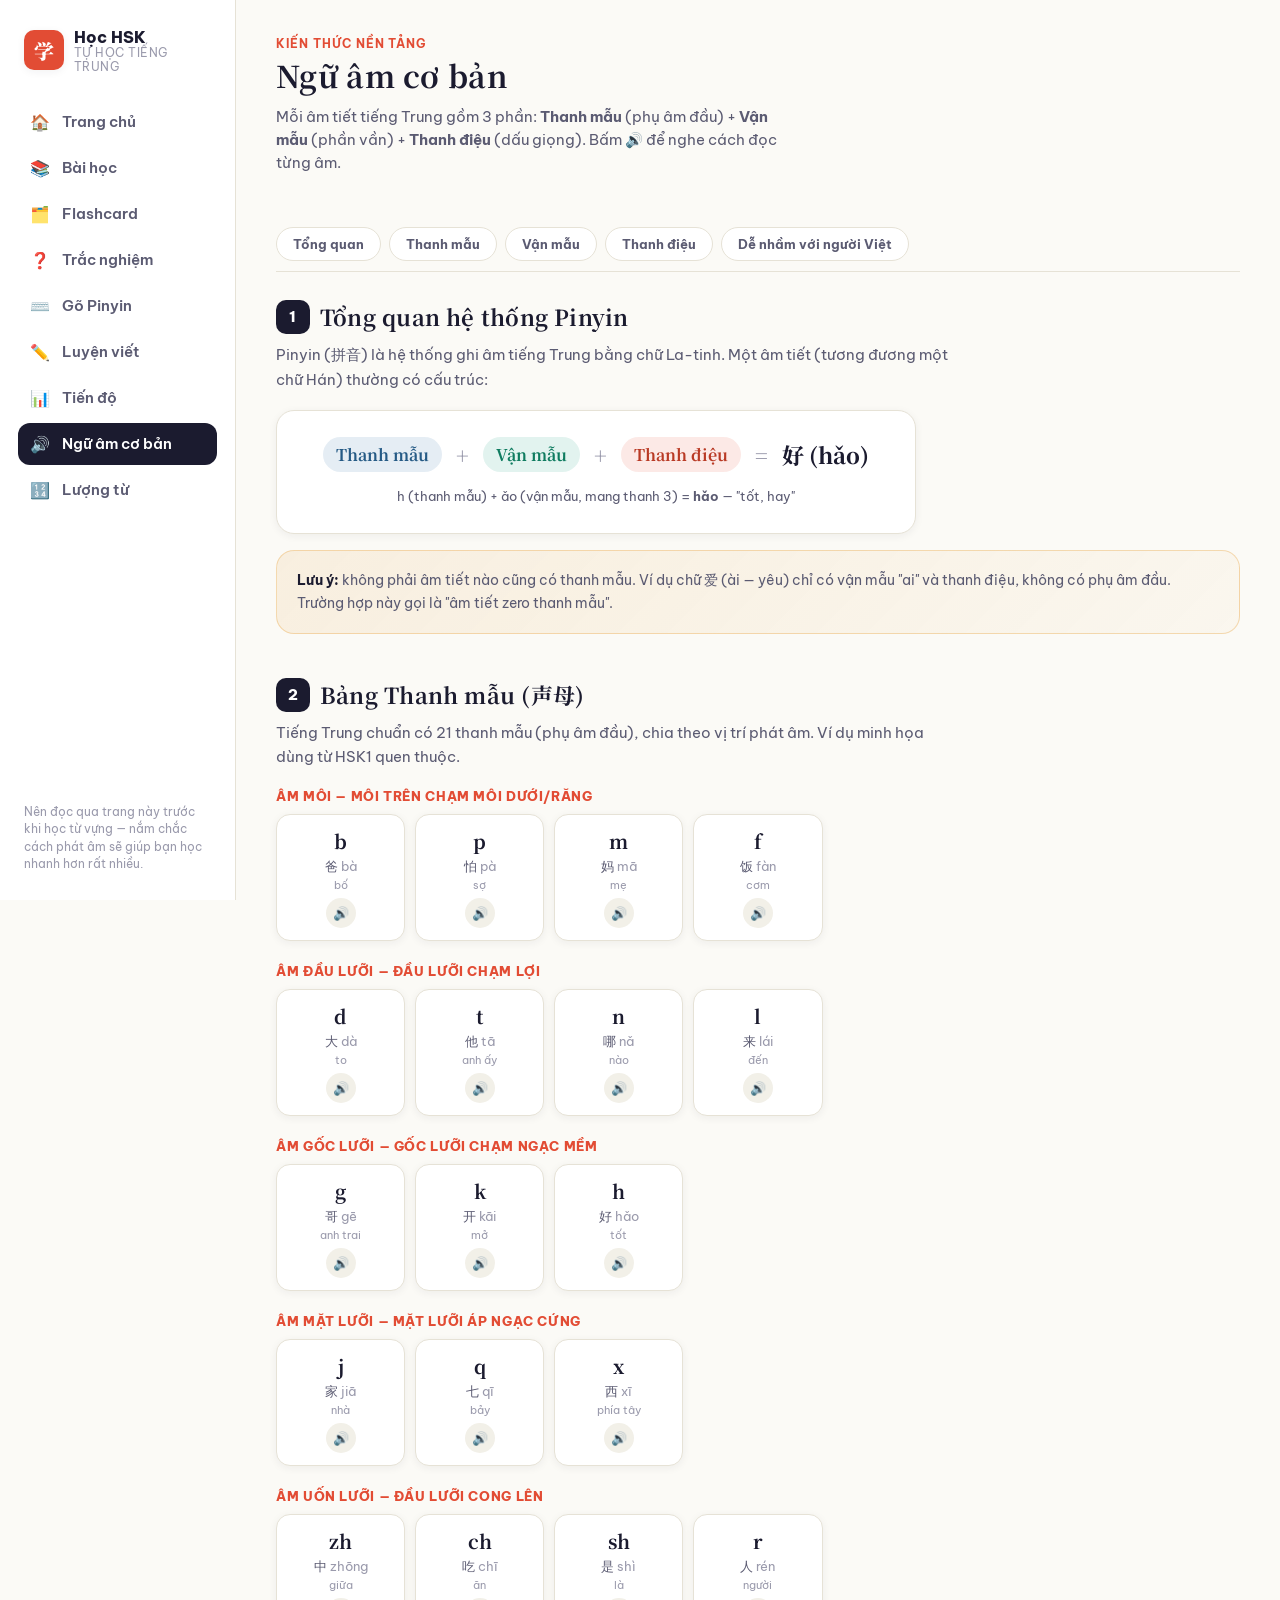
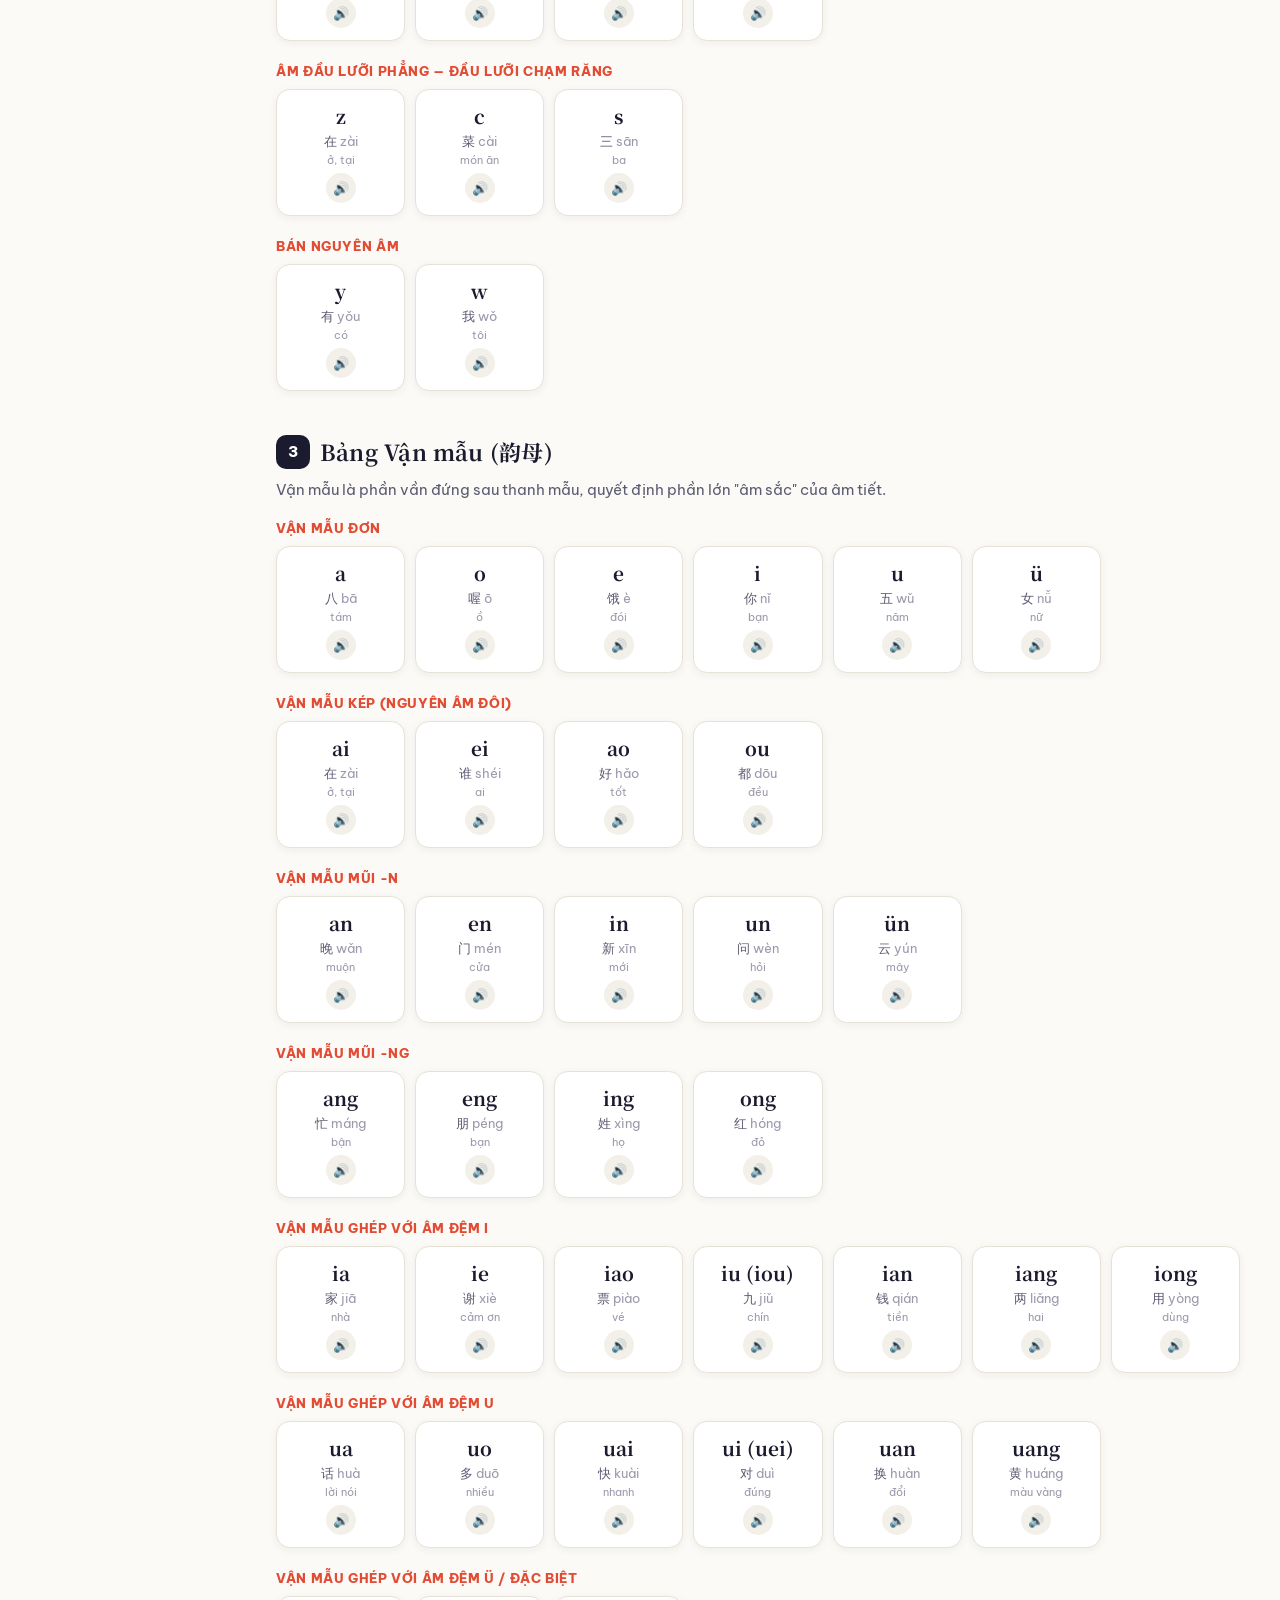
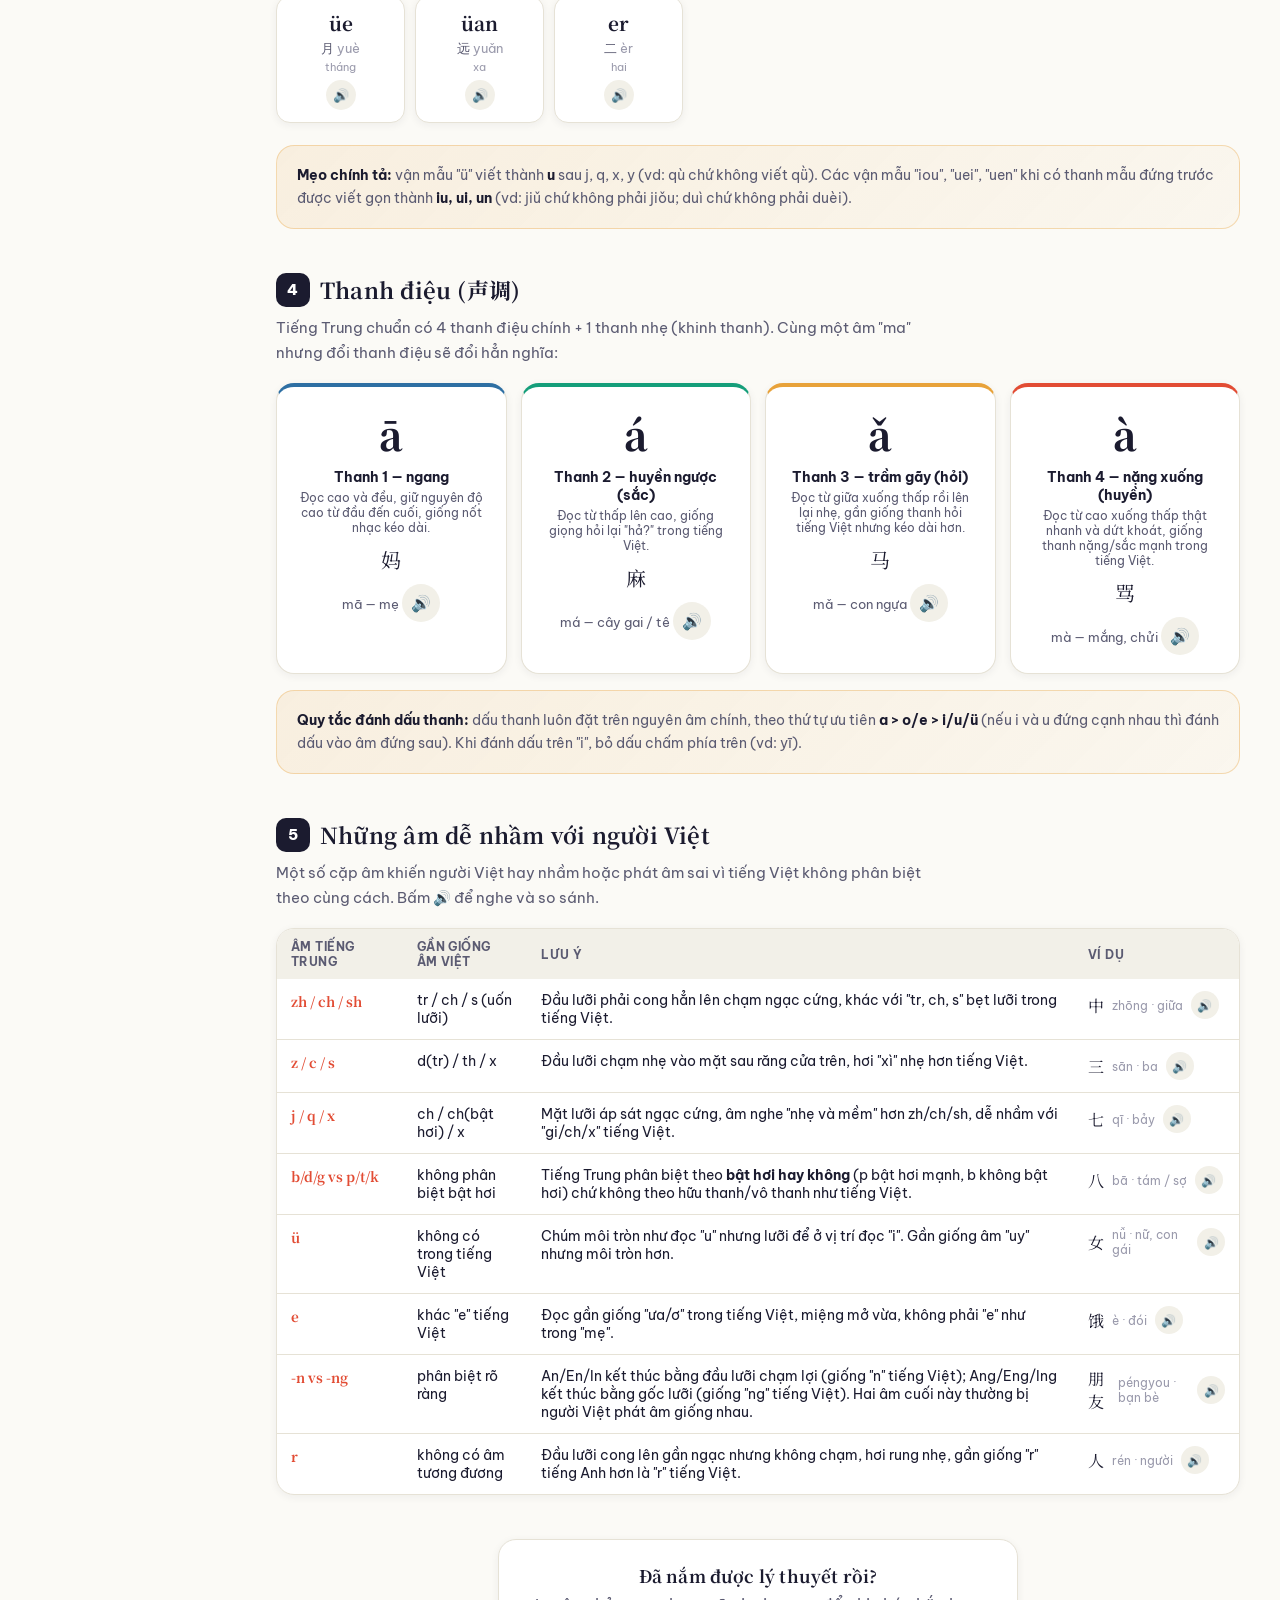
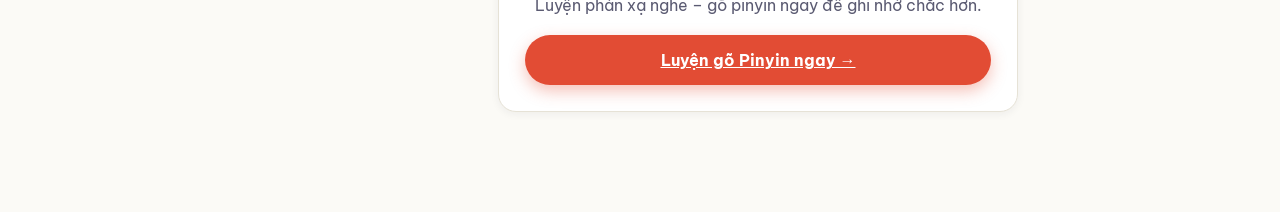
<file: phonetics.html>
<!DOCTYPE html>
<html lang="vi">
<head>
<meta charset="UTF-8">
<meta name="viewport" content="width=device-width, initial-scale=1.0">
<title>Học HSK — Ngữ âm cơ bản</title>
<link rel="icon" href="data:,">
<link rel="stylesheet" href="css/style.css">
</head>
<body data-page="phonetics" data-navhint='Nên đọc qua trang này trước khi học từ vựng — nắm chắc cách phát âm sẽ giúp bạn học nhanh hơn rất nhiều.'>

<div class="app-shell">
  <aside class="sidebar" id="sidebarSlot"></aside>

  <main class="main">
    <div class="page-head">
      <div>
        <span class="eyebrow">Kiến thức nền tảng</span>
        <h1>Ngữ âm cơ bản</h1>
        <p class="sub">Mỗi âm tiết tiếng Trung gồm 3 phần: <strong>Thanh mẫu</strong> (phụ âm đầu) + <strong>Vận mẫu</strong> (phần vần) + <strong>Thanh điệu</strong> (dấu giọng). Bấm 🔊 để nghe cách đọc từng âm.</p>
      </div>
    </div>

    <nav class="phon-jumpnav">
      <a href="#tong-quan">Tổng quan</a>
      <a href="#thanh-mau">Thanh mẫu</a>
      <a href="#van-mau">Vận mẫu</a>
      <a href="#thanh-dieu">Thanh điệu</a>
      <a href="#luu-y">Dễ nhầm với người Việt</a>
    </nav>

    <section class="phon-section" id="tong-quan">
      <h2><span class="num">1</span> Tổng quan hệ thống Pinyin</h2>
      <p class="phon-intro">
        Pinyin (拼音) là hệ thống ghi âm tiếng Trung bằng chữ La-tinh. Một âm tiết
        (tương đương một chữ Hán) thường có cấu trúc:
      </p>
      <div class="card pad-lg" style="max-width:640px; margin-bottom:16px;">
        <div style="display:flex; align-items:center; gap:14px; flex-wrap:wrap; justify-content:center; font-family:var(--font-display); font-size:22px;">
          <span class="pill" style="background:rgba(46,111,163,.12); color:var(--azure-dark); font-size:16px;">Thanh mẫu</span>
          <span style="color:var(--ink-faint);">+</span>
          <span class="pill" style="background:rgba(21,158,122,.12); color:var(--jade-dark); font-size:16px;">Vận mẫu</span>
          <span style="color:var(--ink-faint);">+</span>
          <span class="pill" style="background:rgba(226,76,52,.12); color:var(--seal-dark); font-size:16px;">Thanh điệu</span>
          <span style="color:var(--ink-faint);">=</span>
          <span style="font-weight:800;">好 (hǎo)</span>
        </div>
        <p style="text-align:center; margin:14px 0 0; font-size:13px;">
          h (thanh mẫu) + ǎo (vận mẫu, mang thanh 3) = <strong>hǎo</strong> — "tốt, hay"
        </p>
      </div>
      <div class="callout">
        <strong>Lưu ý:</strong> không phải âm tiết nào cũng có thanh mẫu. Ví dụ chữ
        爱 (ài — yêu) chỉ có vận mẫu "ai" và thanh điệu, không có phụ âm đầu. Trường
        hợp này gọi là "âm tiết zero thanh mẫu".
      </div>
    </section>

    <section class="phon-section" id="thanh-mau">
      <h2><span class="num">2</span> Bảng Thanh mẫu (声母)</h2>
      <p class="phon-intro">Tiếng Trung chuẩn có 21 thanh mẫu (phụ âm đầu), chia theo vị trí phát âm. Ví dụ minh họa dùng từ HSK1 quen thuộc.</p>
      <div id="initialsWrap"></div>
    </section>

    <section class="phon-section" id="van-mau">
      <h2><span class="num">3</span> Bảng Vận mẫu (韵母)</h2>
      <p class="phon-intro">Vận mẫu là phần vần đứng sau thanh mẫu, quyết định phần lớn "âm sắc" của âm tiết.</p>
      <div id="finalsWrap"></div>
      <div class="callout" style="margin-top:8px;">
        <strong>Mẹo chính tả:</strong> vận mẫu "ü" viết thành <strong>u</strong> sau
        j, q, x, y (vd: qù chứ không viết qǜ). Các vận mẫu "iou", "uei", "uen" khi có
        thanh mẫu đứng trước được viết gọn thành <strong>iu, ui, un</strong> (vd:
        jiǔ chứ không phải jiǒu; duì chứ không phải duèi).
      </div>
    </section>

    <section class="phon-section" id="thanh-dieu">
      <h2><span class="num">4</span> Thanh điệu (声调)</h2>
      <p class="phon-intro">Tiếng Trung chuẩn có 4 thanh điệu chính + 1 thanh nhẹ (khinh thanh). Cùng một âm "ma" nhưng đổi thanh điệu sẽ đổi hẳn nghĩa:</p>
      <div class="tone-grid" id="toneGrid"></div>
      <div class="callout" style="margin-top:16px;">
        <strong>Quy tắc đánh dấu thanh:</strong> dấu thanh luôn đặt trên nguyên âm
        chính, theo thứ tự ưu tiên <strong>a &gt; o/e &gt; i/u/ü</strong> (nếu i và u
        đứng cạnh nhau thì đánh dấu vào âm đứng sau). Khi đánh dấu trên "i", bỏ dấu
        chấm phía trên (vd: yī).
      </div>
    </section>

    <section class="phon-section" id="luu-y">
      <h2><span class="num">5</span> Những âm dễ nhầm với người Việt</h2>
      <p class="phon-intro">Một số cặp âm khiến người Việt hay nhầm hoặc phát âm sai vì tiếng Việt không phân biệt theo cùng cách. Bấm 🔊 để nghe và so sánh.</p>
      <div class="card" style="overflow-x:auto;">
        <table class="compare-table" id="compareTable"></table>
      </div>
    </section>

    <div class="card pad-lg" style="text-align:center; max-width:520px; margin:0 auto;">
      <h3 style="font-size:17px;">Đã nắm được lý thuyết rồi?</h3>
      <p>Luyện phản xạ nghe – gõ pinyin ngay để ghi nhớ chắc hơn.</p>
      <a href="pinyin.html" class="btn btn-primary btn-lg btn-block">Luyện gõ Pinyin ngay →</a>
    </div>
  </main>
</div>

<nav class="bottom-nav" id="bottomNavSlot"></nav>

<script src="js/nav.js"></script>
<script src="js/app.js"></script>
<script>
// ---------- Dữ liệu Thanh mẫu ----------
const INITIALS = [
  { label: 'Âm môi — môi trên chạm môi dưới/răng', items: [
    ['b', '爸', 'bà', 'bố'], ['p', '怕', 'pà', 'sợ'], ['m', '妈', 'mā', 'mẹ'], ['f', '饭', 'fàn', 'cơm'],
  ]},
  { label: 'Âm đầu lưỡi — đầu lưỡi chạm lợi', items: [
    ['d', '大', 'dà', 'to'], ['t', '他', 'tā', 'anh ấy'], ['n', '哪', 'nǎ', 'nào'], ['l', '来', 'lái', 'đến'],
  ]},
  { label: 'Âm gốc lưỡi — gốc lưỡi chạm ngạc mềm', items: [
    ['g', '哥', 'gē', 'anh trai'], ['k', '开', 'kāi', 'mở'], ['h', '好', 'hǎo', 'tốt'],
  ]},
  { label: 'Âm mặt lưỡi — mặt lưỡi áp ngạc cứng', items: [
    ['j', '家', 'jiā', 'nhà'], ['q', '七', 'qī', 'bảy'], ['x', '西', 'xī', 'phía tây'],
  ]},
  { label: 'Âm uốn lưỡi — đầu lưỡi cong lên', items: [
    ['zh', '中', 'zhōng', 'giữa'], ['ch', '吃', 'chī', 'ăn'], ['sh', '是', 'shì', 'là'], ['r', '人', 'rén', 'người'],
  ]},
  { label: 'Âm đầu lưỡi phẳng — đầu lưỡi chạm răng', items: [
    ['z', '在', 'zài', 'ở, tại'], ['c', '菜', 'cài', 'món ăn'], ['s', '三', 'sān', 'ba'],
  ]},
  { label: 'Bán nguyên âm', items: [
    ['y', '有', 'yǒu', 'có'], ['w', '我', 'wǒ', 'tôi'],
  ]},
];

// ---------- Dữ liệu Vận mẫu ----------
const FINALS = [
  { label: 'Vận mẫu đơn', items: [
    ['a', '八', 'bā', 'tám'], ['o', '喔', 'ō', 'ồ'], ['e', '饿', 'è', 'đói'],
    ['i', '你', 'nǐ', 'bạn'], ['u', '五', 'wǔ', 'năm'], ['ü', '女', 'nǚ', 'nữ'],
  ]},
  { label: 'Vận mẫu kép (nguyên âm đôi)', items: [
    ['ai', '在', 'zài', 'ở, tại'], ['ei', '谁', 'shéi', 'ai'], ['ao', '好', 'hǎo', 'tốt'], ['ou', '都', 'dōu', 'đều'],
  ]},
  { label: 'Vận mẫu mũi -n', items: [
    ['an', '晚', 'wǎn', 'muộn'], ['en', '门', 'mén', 'cửa'], ['in', '新', 'xīn', 'mới'],
    ['un', '问', 'wèn', 'hỏi'], ['ün', '云', 'yún', 'mây'],
  ]},
  { label: 'Vận mẫu mũi -ng', items: [
    ['ang', '忙', 'máng', 'bận'], ['eng', '朋', 'péng', 'bạn'], ['ing', '姓', 'xìng', 'họ'], ['ong', '红', 'hóng', 'đỏ'],
  ]},
  { label: 'Vận mẫu ghép với âm đệm i', items: [
    ['ia', '家', 'jiā', 'nhà'], ['ie', '谢', 'xiè', 'cảm ơn'], ['iao', '票', 'piào', 'vé'], ['iu (iou)', '九', 'jiǔ', 'chín'],
    ['ian', '钱', 'qián', 'tiền'], ['iang', '两', 'liǎng', 'hai'], ['iong', '用', 'yòng', 'dùng'],
  ]},
  { label: 'Vận mẫu ghép với âm đệm u', items: [
    ['ua', '话', 'huà', 'lời nói'], ['uo', '多', 'duō', 'nhiều'], ['uai', '快', 'kuài', 'nhanh'],
    ['ui (uei)', '对', 'duì', 'đúng'], ['uan', '换', 'huàn', 'đổi'], ['uang', '黄', 'huáng', 'màu vàng'],
  ]},
  { label: 'Vận mẫu ghép với âm đệm ü / đặc biệt', items: [
    ['üe', '月', 'yuè', 'tháng'], ['üan', '远', 'yuǎn', 'xa'], ['er', '二', 'èr', 'hai'],
  ]},
];

// ---------- Dữ liệu Thanh điệu ----------
const TONES = [
  { mark: 'ā', name: 'Thanh 1 — ngang', desc: 'Đọc cao và đều, giữ nguyên độ cao từ đầu đến cuối, giống nốt nhạc kéo dài.', hz: '妈', py: 'mā', mn: 'mẹ', cls: 't1' },
  { mark: 'á', name: 'Thanh 2 — huyền ngược (sắc)', desc: 'Đọc từ thấp lên cao, giống giọng hỏi lại "hả?" trong tiếng Việt.', hz: '麻', py: 'má', mn: 'cây gai / tê', cls: 't2' },
  { mark: 'ǎ', name: 'Thanh 3 — trầm gãy (hỏi)', desc: 'Đọc từ giữa xuống thấp rồi lên lại nhẹ, gần giống thanh hỏi tiếng Việt nhưng kéo dài hơn.', hz: '马', py: 'mǎ', mn: 'con ngựa', cls: 't3' },
  { mark: 'à', name: 'Thanh 4 — nặng xuống (huyền)', desc: 'Đọc từ cao xuống thấp thật nhanh và dứt khoát, giống thanh nặng/sắc mạnh trong tiếng Việt.', hz: '骂', py: 'mà', mn: 'mắng, chửi', cls: 't4' },
];

function initialsHTML() {
  return INITIALS.map(group => `
    <div class="phon-group">
      <div class="phon-group-label">${group.label}</div>
      <div class="sound-grid">
        ${group.items.map(([py, hz, hzpy, mn]) => `
          <div class="sound-chip">
            <div class="py">${py}</div>
            <div class="hz">${hz} <span style="color:var(--ink-faint);">${hzpy}</span></div>
            <div class="mn">${mn}</div>
            <button class="speak-btn" data-speak="${hz}" title="Nghe">🔊</button>
          </div>
        `).join('')}
      </div>
    </div>
  `).join('');
}

function finalsHTML() {
  return FINALS.map(group => `
    <div class="phon-group">
      <div class="phon-group-label">${group.label}</div>
      <div class="sound-grid">
        ${group.items.map(([py, hz, hzpy, mn]) => `
          <div class="sound-chip">
            <div class="py">${py}</div>
            <div class="hz">${hz} <span style="color:var(--ink-faint);">${hzpy}</span></div>
            <div class="mn">${mn}</div>
            <button class="speak-btn" data-speak="${hz}" title="Nghe">🔊</button>
          </div>
        `).join('')}
      </div>
    </div>
  `).join('');
}

function tonesHTML() {
  return TONES.map(t => `
    <div class="card tone-card ${t.cls}">
      <div class="mark">${t.mark}</div>
      <div class="name">${t.name}</div>
      <div class="desc">${t.desc}</div>
      <div class="example">
        <span class="hz">${t.hz}</span>
        ${t.py} — ${t.mn}
        <button class="speak-btn" data-speak="${t.hz}" title="Nghe" style="margin:8px auto 0;">🔊</button>
      </div>
    </div>
  `).join('');
}

const COMPARE = [
  ['zh / ch / sh', 'tr / ch / s (uốn lưỡi)', 'Đầu lưỡi phải cong hẳn lên chạm ngạc cứng, khác với "tr, ch, s" bẹt lưỡi trong tiếng Việt.', '中 zhōng', 'giữa'],
  ['z / c / s', 'd(tr) / th / x', 'Đầu lưỡi chạm nhẹ vào mặt sau răng cửa trên, hơi "xì" nhẹ hơn tiếng Việt.', '三 sān', 'ba'],
  ['j / q / x', 'ch / ch(bật hơi) / x', 'Mặt lưỡi áp sát ngạc cứng, âm nghe "nhẹ và mềm" hơn zh/ch/sh, dễ nhầm với "gi/ch/x" tiếng Việt.', '七 qī', 'bảy'],
  ['b/d/g vs p/t/k', 'không phân biệt bật hơi', 'Tiếng Trung phân biệt theo <strong>bật hơi hay không</strong> (p bật hơi mạnh, b không bật hơi) chứ không theo hữu thanh/vô thanh như tiếng Việt.', '八 bā / 怕 pà', 'tám / sợ'],
  ['ü', 'không có trong tiếng Việt', 'Chúm môi tròn như đọc "u" nhưng lưỡi để ở vị trí đọc "i". Gần giống âm "uy" nhưng môi tròn hơn.', '女 nǚ', 'nữ, con gái'],
  ['e', 'khác "e" tiếng Việt', 'Đọc gần giống "ưa/ơ" trong tiếng Việt, miệng mở vừa, không phải "e" như trong "mẹ".', '饿 è', 'đói'],
  ['-n vs -ng', 'phân biệt rõ ràng', 'An/En/In kết thúc bằng đầu lưỡi chạm lợi (giống "n" tiếng Việt); Ang/Eng/Ing kết thúc bằng gốc lưỡi (giống "ng" tiếng Việt). Hai âm cuối này thường bị người Việt phát âm giống nhau.', '朋友 péngyou', 'bạn bè'],
  ['r', 'không có âm tương đương', 'Đầu lưỡi cong lên gần ngạc nhưng không chạm, hơi rung nhẹ, gần giống "r" tiếng Anh hơn là "r" tiếng Việt.', '人 rén', 'người'],
];

function compareHTML() {
  const rows = COMPARE.map(([cn, vn, note, hz, mn]) => `
    <tr>
      <td class="py-cell">${cn}</td>
      <td>${vn}</td>
      <td>${note}</td>
      <td>
        <div style="display:flex; align-items:center; gap:8px;">
          <span style="font-family:var(--font-display); font-size:16px;">${hz.split(' ')[0]}</span>
          <span style="color:var(--ink-faint); font-size:12px;">${hz.split(' ')[1] || ''} · ${mn}</span>
          <button class="speak-btn" data-speak="${hz.split(' ')[0]}" title="Nghe" style="width:28px; height:28px; font-size:12px;">🔊</button>
        </div>
      </td>
    </tr>
  `).join('');
  return `<thead><tr><th>Âm tiếng Trung</th><th>Gần giống âm Việt</th><th>Lưu ý</th><th>Ví dụ</th></tr></thead><tbody>${rows}</tbody>`;
}

document.getElementById('initialsWrap').innerHTML = initialsHTML();
document.getElementById('finalsWrap').innerHTML = finalsHTML();
document.getElementById('toneGrid').innerHTML = tonesHTML();
document.getElementById('compareTable').innerHTML = compareHTML();

document.querySelectorAll('[data-speak]').forEach(btn => {
  btn.addEventListener('click', () => speakChinese(btn.dataset.speak));
});
</script>
</body>
</html>
</file>
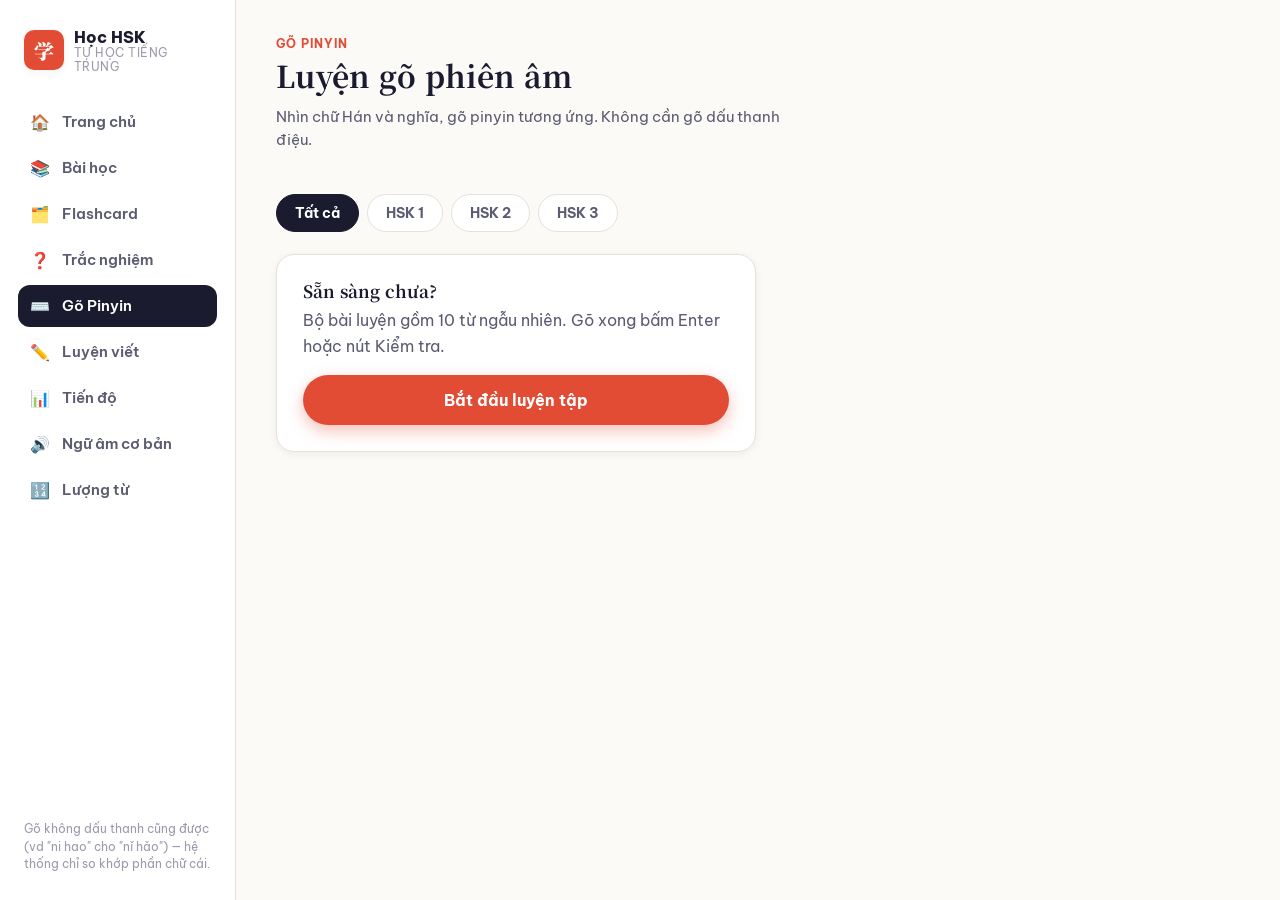
<file: pinyin.html>
<!DOCTYPE html>
<html lang="vi">
<head>
<meta charset="UTF-8">
<meta name="viewport" content="width=device-width, initial-scale=1.0">
<title>Học HSK — Gõ Pinyin</title>
<link rel="icon" href="data:,">
<link rel="stylesheet" href="css/style.css">
</head>
<body data-page="pinyin" data-navhint='Gõ không dấu thanh cũng được (vd "ni hao" cho "nǐ hǎo") — hệ thống chỉ so khớp phần chữ cái.'>

<div class="app-shell">
  <aside class="sidebar" id="sidebarSlot"></aside>

  <main class="main">
    <div class="page-head">
      <div>
        <span class="eyebrow">Gõ Pinyin</span>
        <h1>Luyện gõ phiên âm</h1>
        <p class="sub">Nhìn chữ Hán và nghĩa, gõ pinyin tương ứng. Không cần gõ dấu thanh điệu.</p>
      </div>
    </div>

    <div id="setupView">
      <div class="tabs" id="levelTabs"></div>
      <div class="card pad-lg" style="max-width:480px;">
        <h3 style="font-size:17px;">Sẵn sàng chưa?</h3>
        <p>Bộ bài luyện gồm 10 từ ngẫu nhiên. Gõ xong bấm Enter hoặc nút Kiểm tra.</p>
        <button class="btn btn-primary btn-lg btn-block" id="startBtn">Bắt đầu luyện tập</button>
      </div>
    </div>

    <div id="pinyinView" class="pinyin-wrap" style="display:none;">
      <div class="flash-progress" style="margin-bottom:18px;">
        <span id="pProgText">1 / 10</span>
        <div class="track"><div class="fill" id="pProgFill" style="width:0%"></div></div>
        <span class="pill" id="pScorePill">0 đúng</span>
      </div>
      <div class="card pinyin-q">
        <div class="pinyin-hanzi" id="pHanzi"></div>
        <div class="pinyin-meaning" id="pMeaning"></div>
        <button class="speak-btn" id="pSpeakBtn" title="Nghe phát âm" style="margin-top:10px;">🔊</button>
      </div>
      <div class="pinyin-input-row">
        <input type="text" class="pinyin-input" id="pInput" placeholder="Gõ pinyin ở đây... (vd: ni hao)" autocomplete="off" autocapitalize="off" spellcheck="false">
        <button class="btn btn-primary" id="pCheckBtn">Kiểm tra</button>
      </div>
      <div class="pinyin-feedback" id="pFeedback"></div>
      <div style="text-align:center;">
        <button class="pinyin-hint-btn" id="pSkipBtn">Bỏ qua từ này →</button>
      </div>
    </div>

    <div id="pResultView" class="pinyin-wrap" style="display:none;">
      <div class="card quiz-result">
        <div class="eyebrow" style="text-align:center;">Hoàn thành</div>
        <div class="score" id="pResultScore">0/10</div>
        <p id="pResultMsg" style="margin-top:10px;"></p>
        <div style="display:flex; gap:10px; margin-top:20px;">
          <button class="btn btn-outline btn-block" id="pRetryBtn">Luyện lại</button>
          <a href="progress.html" class="btn btn-primary btn-block">Xem tiến độ</a>
        </div>
      </div>
    </div>
  </main>
</div>

<nav class="bottom-nav" id="bottomNavSlot"></nav>

<script src="js/nav.js"></script>
<script src="js/app.js"></script>
<script>
let vocab, currentLevel = 'all', questions = [], qIdx = 0, score = 0, answered = false;
const ROUND_LEN = 10;

function buildTabs() {
  const tabs = [{ id: 'all', label: 'Tất cả' }, ...LEVELS.map(l => ({ id: l, label: LEVEL_LABEL[l] }))];
  document.getElementById('levelTabs').innerHTML = tabs.map(t =>
    `<button class="tab ${t.id === currentLevel ? 'active' : ''}" data-lv="${t.id}">${t.label}</button>`
  ).join('');
  document.querySelectorAll('.tab').forEach(btn => {
    btn.addEventListener('click', () => {
      currentLevel = btn.dataset.lv;
      document.querySelectorAll('.tab').forEach(b => b.classList.toggle('active', b === btn));
    });
  });
}

function buildQuestions() {
  const pool = currentLevel === 'all' ? allWords(vocab) : vocab[currentLevel];
  questions = pick(pool, Math.min(ROUND_LEN, pool.length));
}

function startRound() {
  buildQuestions();
  qIdx = 0; score = 0;
  document.getElementById('setupView').style.display = 'none';
  document.getElementById('pResultView').style.display = 'none';
  document.getElementById('pinyinView').style.display = 'block';
  renderQuestion();
}

function renderQuestion() {
  answered = false;
  const w = questions[qIdx];
  document.getElementById('pHanzi').textContent = w.hanzi;
  document.getElementById('pMeaning').textContent = shortMeaning(w.meaning, 200);
  document.getElementById('pProgText').textContent = `${qIdx + 1} / ${questions.length}`;
  document.getElementById('pProgFill').style.width = `${(qIdx / questions.length) * 100}%`;
  document.getElementById('pScorePill').textContent = `${score} đúng`;
  const input = document.getElementById('pInput');
  input.value = '';
  input.className = 'pinyin-input';
  input.disabled = false;
  document.getElementById('pFeedback').textContent = '';
  document.getElementById('pFeedback').className = 'pinyin-feedback';
  document.getElementById('pSpeakBtn').onclick = () => speakChinese(w.hanzi);
  input.focus();
}

function checkAnswer() {
  if (answered) return;
  const input = document.getElementById('pInput');
  const w = questions[qIdx];
  if (!input.value.trim()) return;
  answered = true;
  const isCorrect = checkPinyinAnswer(input.value, w.pinyin);
  const feedback = document.getElementById('pFeedback');
  if (isCorrect) {
    score++;
    input.className = 'pinyin-input correct';
    feedback.textContent = '✓ Chính xác!';
    feedback.className = 'pinyin-feedback correct';
  } else {
    input.className = 'pinyin-input wrong';
    feedback.textContent = `✕ Đáp án đúng: ${w.pinyin}`;
    feedback.className = 'pinyin-feedback wrong';
  }
  input.disabled = true;
  markKnown(w.hanzi, isCorrect);
  setTimeout(() => {
    qIdx++;
    if (qIdx < questions.length) renderQuestion();
    else finishRound();
  }, 1100);
}

function skipQuestion() {
  if (answered) return;
  answered = true;
  qIdx++;
  if (qIdx < questions.length) renderQuestion();
  else finishRound();
}

function finishRound() {
  recordPinyinResult(currentLevel, score, questions.length);
  document.getElementById('pinyinView').style.display = 'none';
  document.getElementById('pResultView').style.display = 'block';
  document.getElementById('pResultScore').textContent = `${score}/${questions.length}`;
  const pct = Math.round((score / questions.length) * 100);
  const msg = pct >= 80 ? 'Tuyệt vời! Bạn gõ pinyin rất chuẩn 🎉' : pct >= 50 ? 'Khá ổn, luyện thêm để nhớ chắc nhé 💪' : 'Cần luyện thêm — thử xem lại Flashcard trước 📚';
  document.getElementById('pResultMsg').textContent = msg;
}

document.getElementById('startBtn').addEventListener('click', startRound);
document.getElementById('pCheckBtn').addEventListener('click', checkAnswer);
document.getElementById('pSkipBtn').addEventListener('click', skipQuestion);
document.getElementById('pInput').addEventListener('keydown', (e) => {
  if (e.key === 'Enter') checkAnswer();
});
document.getElementById('pRetryBtn').addEventListener('click', () => {
  document.getElementById('pResultView').style.display = 'none';
  document.getElementById('setupView').style.display = 'block';
});

async function init() {
  vocab = await loadVocab();
  buildTabs();
}
init();
</script>
</body>
</html>
</file>
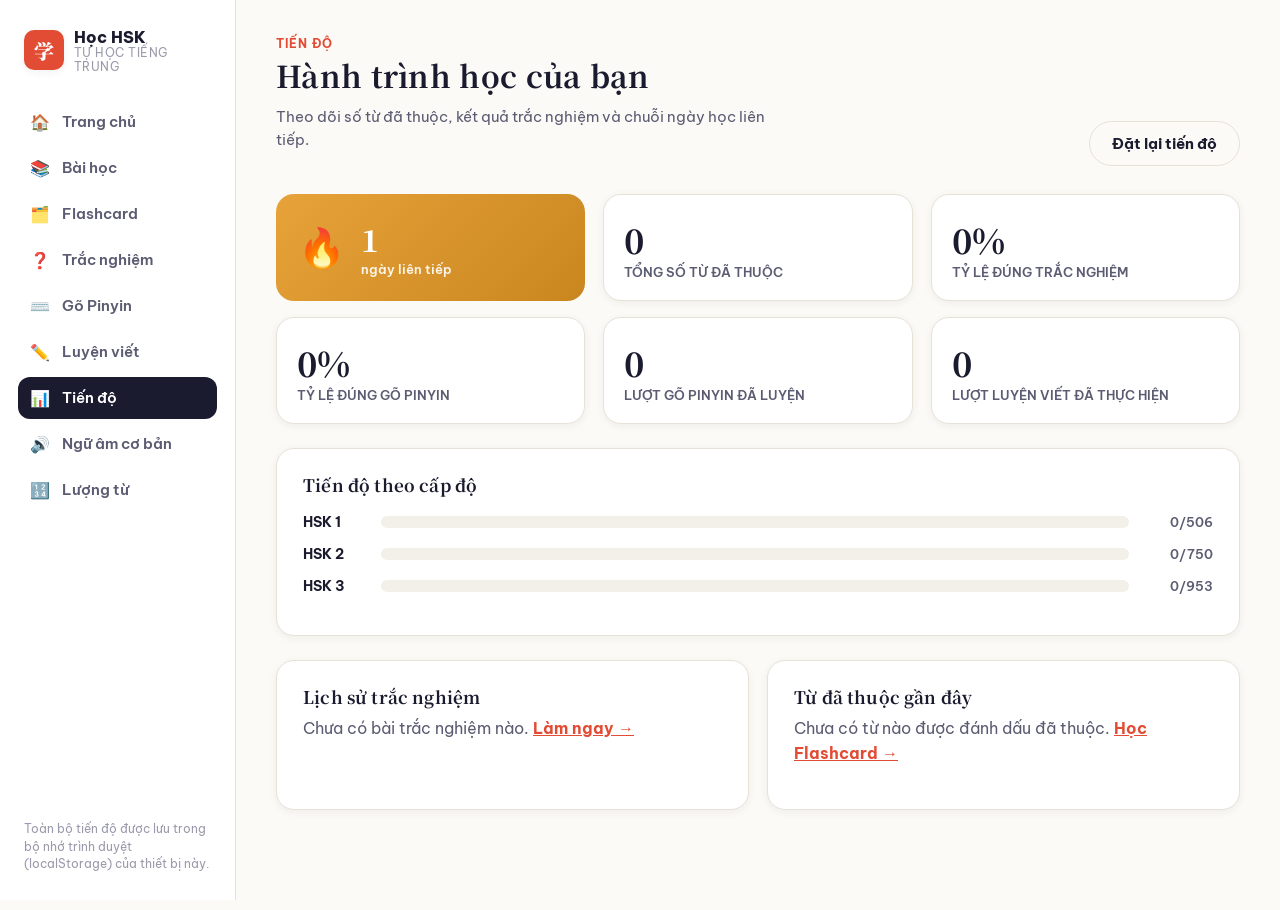
<file: progress.html>
<!DOCTYPE html>
<html lang="vi">
<head>
<meta charset="UTF-8">
<meta name="viewport" content="width=device-width, initial-scale=1.0">
<title>Học HSK — Tiến độ</title>
<link rel="icon" href="data:,">
<link rel="stylesheet" href="css/style.css">
</head>
<body data-page="progress" data-navhint='Toàn bộ tiến độ được lưu trong bộ nhớ trình duyệt (localStorage) của thiết bị này.'>

<div class="app-shell">
  <aside class="sidebar" id="sidebarSlot"></aside>

  <main class="main">
    <div class="page-head">
      <div>
        <span class="eyebrow">Tiến độ</span>
        <h1>Hành trình học của bạn</h1>
        <p class="sub">Theo dõi số từ đã thuộc, kết quả trắc nghiệm và chuỗi ngày học liên tiếp.</p>
      </div>
      <button class="btn btn-outline" id="resetBtn">Đặt lại tiến độ</button>
    </div>

    <div class="grid grid-3" style="margin-bottom:16px;">
      <div class="streak-box">
        <div class="flame">🔥</div>
        <div><div class="num" id="sStreak">0</div><div class="lbl">ngày liên tiếp</div></div>
      </div>
      <div class="card stat-card">
        <div class="num" id="sKnown">0</div>
        <div class="label">TỔNG SỐ TỪ ĐÃ THUỘC</div>
      </div>
      <div class="card stat-card">
        <div class="num" id="sQuiz">0%</div>
        <div class="label">TỶ LỆ ĐÚNG TRẮC NGHIỆM</div>
      </div>
    </div>
    <div class="grid grid-3" style="margin-bottom:24px;">
      <div class="card stat-card">
        <div class="num" id="sPinyin">0%</div>
        <div class="label">TỶ LỆ ĐÚNG GÕ PINYIN</div>
      </div>
      <div class="card stat-card">
        <div class="num" id="sPinyinAttempts">0</div>
        <div class="label">LƯỢT GÕ PINYIN ĐÃ LUYỆN</div>
      </div>
      <div class="card stat-card">
        <div class="num" id="sWriting">0</div>
        <div class="label">LƯỢT LUYỆN VIẾT ĐÃ THỰC HIỆN</div>
      </div>
    </div>

    <div class="card pad-lg" style="margin-bottom:24px;">
      <h3 style="font-size:17px; margin-bottom:18px;">Tiến độ theo cấp độ</h3>
      <div id="levelBars"></div>
    </div>

    <div class="grid grid-2">
      <div class="card pad-lg">
        <h3 style="font-size:17px; margin-bottom:6px;">Lịch sử trắc nghiệm</h3>
        <div id="quizHistory"></div>
      </div>
      <div class="card pad-lg">
        <h3 style="font-size:17px; margin-bottom:6px;">Từ đã thuộc gần đây</h3>
        <div id="knownWords"></div>
      </div>
    </div>
  </main>
</div>

<nav class="bottom-nav" id="bottomNavSlot"></nav>

<script src="js/nav.js"></script>
<script src="js/app.js"></script>
<script>
const LEVEL_COLOR = { hsk1: 'var(--azure)', hsk2: 'var(--jade)', hsk3: 'var(--seal)' };

async function init() {
  const vocab = await loadVocab();
  const p = getProgress();
  const words = allWords(vocab);
  const byHanzi = Object.fromEntries(words.map(w => [w.hanzi, w]));

  document.getElementById('sStreak').textContent = p.streak.count;
  document.getElementById('sKnown').textContent = Object.keys(p.known).length;
  const qPct = p.quiz.attempts ? Math.round((p.quiz.correct / p.quiz.attempts) * 100) : 0;
  document.getElementById('sQuiz').textContent = qPct + '%';

  const pyPct = p.pinyin.attempts ? Math.round((p.pinyin.correct / p.pinyin.attempts) * 100) : 0;
  document.getElementById('sPinyin').textContent = pyPct + '%';
  document.getElementById('sPinyinAttempts').textContent = p.pinyin.attempts;
  const writingCount = Object.values(p.writing).reduce((a, b) => a + b, 0);
  document.getElementById('sWriting').textContent = writingCount;

  document.getElementById('levelBars').innerHTML = LEVELS.map(lv => {
    const st = levelStats(vocab, lv);
    return `
      <div class="progress-bar-row">
        <div class="lbl">${LEVEL_LABEL[lv]}</div>
        <div class="track"><div class="fill" style="width:${st.pct}%; background:${LEVEL_COLOR[lv]}"></div></div>
        <div class="val">${st.known}/${st.total}</div>
      </div>`;
  }).join('');

  const hist = p.quiz.history;
  document.getElementById('quizHistory').innerHTML = hist.length ? hist.slice(0, 8).map(h => `
    <div style="display:flex; justify-content:space-between; padding:9px 0; border-bottom:1px solid var(--border); font-size:13.5px;">
      <span style="color:var(--ink-soft);">${h.date} · ${h.level === 'all' ? 'Tất cả' : LEVEL_LABEL[h.level]}</span>
      <strong>${h.score}/${h.total}</strong>
    </div>
  `).join('') : `<p style="margin-top:8px;">Chưa có bài trắc nghiệm nào. <a href="quiz.html" style="color:var(--seal); font-weight:700;">Làm ngay →</a></p>`;

  const known = Object.keys(p.known).slice(-12).reverse();
  document.getElementById('knownWords').innerHTML = known.length ? `
    <div class="word-chip-grid" style="margin-top:10px;">
      ${known.map(h => `<div class="word-chip">${h}<span>${byHanzi[h] ? byHanzi[h].pinyin : ''}</span></div>`).join('')}
    </div>` : `<p style="margin-top:8px;">Chưa có từ nào được đánh dấu đã thuộc. <a href="flashcards.html" style="color:var(--seal); font-weight:700;">Học Flashcard →</a></p>`;
}

document.getElementById('resetBtn').addEventListener('click', () => {
  if (confirm('Bạn chắc chắn muốn xoá toàn bộ tiến độ đã lưu? Hành động này không thể hoàn tác.')) {
    resetProgress();
    toast('Đã đặt lại tiến độ');
    setTimeout(() => location.reload(), 600);
  }
});

init();
</script>
</body>
</html>
</file>
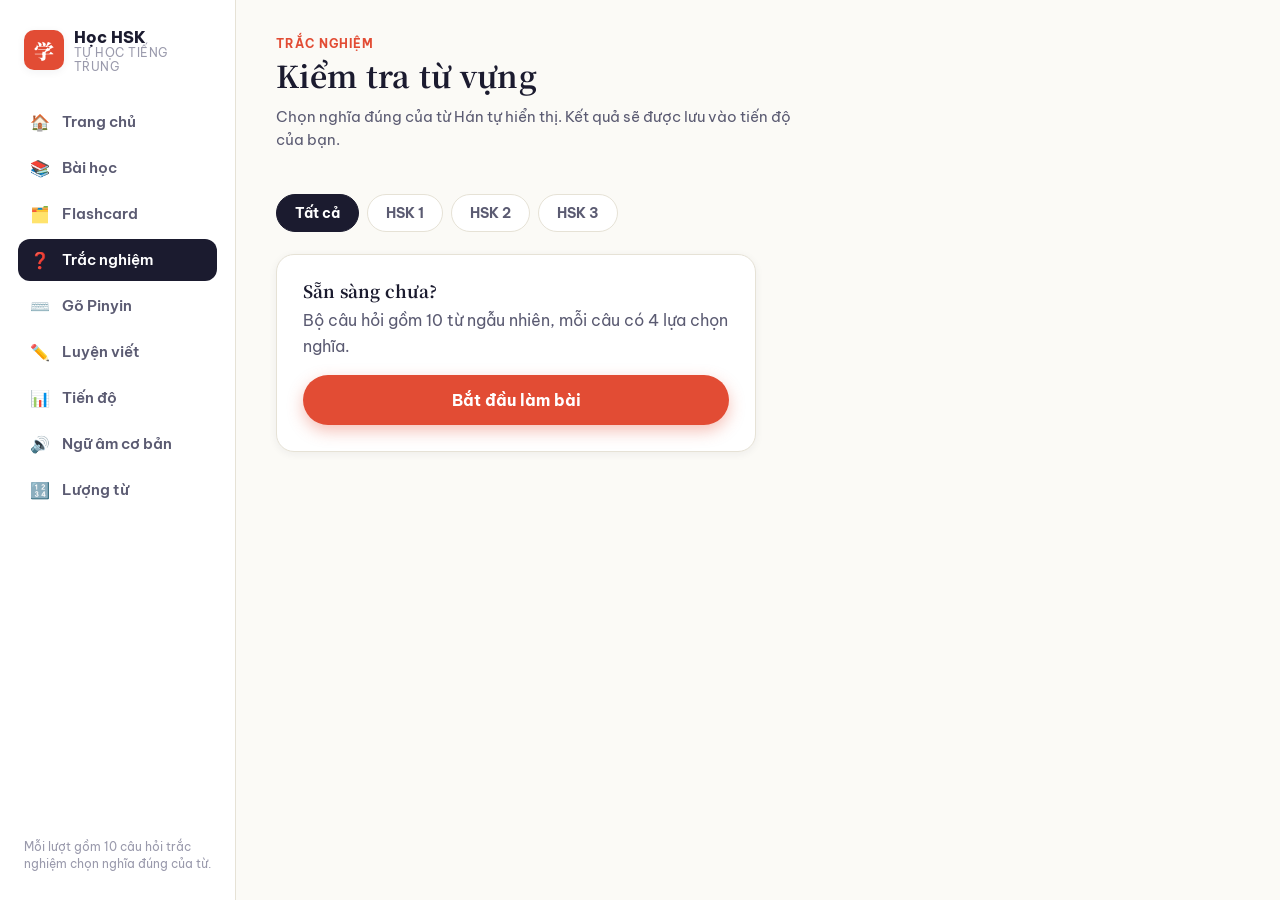
<file: quiz.html>
<!DOCTYPE html>
<html lang="vi">
<head>
<meta charset="UTF-8">
<meta name="viewport" content="width=device-width, initial-scale=1.0">
<title>Học HSK — Trắc nghiệm</title>
<link rel="icon" href="data:,">
<link rel="stylesheet" href="css/style.css">
</head>
<body data-page="quiz" data-navhint='Mỗi lượt gồm 10 câu hỏi trắc nghiệm chọn nghĩa đúng của từ.'>

<div class="app-shell">
  <aside class="sidebar" id="sidebarSlot"></aside>

  <main class="main">
    <div class="page-head">
      <div>
        <span class="eyebrow">Trắc nghiệm</span>
        <h1>Kiểm tra từ vựng</h1>
        <p class="sub">Chọn nghĩa đúng của từ Hán tự hiển thị. Kết quả sẽ được lưu vào tiến độ của bạn.</p>
      </div>
    </div>

    <div id="setupView">
      <div class="tabs" id="levelTabs"></div>
      <div class="card pad-lg" style="max-width:480px;">
        <h3 style="font-size:17px;">Sẵn sàng chưa?</h3>
        <p>Bộ câu hỏi gồm 10 từ ngẫu nhiên, mỗi câu có 4 lựa chọn nghĩa.</p>
        <button class="btn btn-primary btn-lg btn-block" id="startBtn">Bắt đầu làm bài</button>
      </div>
    </div>

    <div id="quizView" class="quiz-wrap" style="display:none;">
      <div class="flash-progress" style="margin-bottom:18px;">
        <span id="qProgText">1 / 10</span>
        <div class="track"><div class="fill" id="qProgFill" style="width:0%"></div></div>
        <span class="pill" id="qScorePill">0 đúng</span>
      </div>
      <div class="card quiz-q">
        <div class="quiz-instruction">Từ này có nghĩa là?</div>
        <div class="quiz-hanzi" id="qHanzi"></div>
        <div class="quiz-pinyin" id="qPinyin"></div>
        <button class="speak-btn" id="qSpeakBtn" title="Nghe phát âm" style="margin-top:10px;">🔊</button>
      </div>
      <div class="quiz-options" id="qOptions"></div>
    </div>

    <div id="resultView" class="quiz-wrap" style="display:none;">
      <div class="card quiz-result">
        <div class="eyebrow" style="text-align:center;">Hoàn thành</div>
        <div class="score" id="resultScore">0/10</div>
        <p id="resultMsg" style="margin-top:10px;"></p>
        <div style="display:flex; gap:10px; margin-top:20px;">
          <button class="btn btn-outline btn-block" id="retryBtn">Làm lại</button>
          <a href="progress.html" class="btn btn-primary btn-block">Xem tiến độ</a>
        </div>
      </div>
    </div>
  </main>
</div>

<nav class="bottom-nav" id="bottomNavSlot"></nav>

<script src="js/nav.js"></script>
<script src="js/app.js"></script>
<script>
let vocab, currentLevel = 'all', questions = [], qIdx = 0, score = 0, answered = false;
const QUIZ_LEN = 10;

function buildTabs() {
  const tabs = [{ id: 'all', label: 'Tất cả' }, ...LEVELS.map(l => ({ id: l, label: LEVEL_LABEL[l] }))];
  document.getElementById('levelTabs').innerHTML = tabs.map(t =>
    `<button class="tab ${t.id === currentLevel ? 'active' : ''}" data-lv="${t.id}">${t.label}</button>`
  ).join('');
  document.querySelectorAll('.tab').forEach(btn => {
    btn.addEventListener('click', () => {
      currentLevel = btn.dataset.lv;
      document.querySelectorAll('.tab').forEach(b => b.classList.toggle('active', b === btn));
    });
  });
}

function buildQuestions() {
  const pool = currentLevel === 'all' ? allWords(vocab) : vocab[currentLevel];
  const chosen = pick(pool, Math.min(QUIZ_LEN, pool.length));
  questions = chosen.map(w => {
    const distractors = pick(pool.filter(x => x.hanzi !== w.hanzi), 3).map(d => shortMeaning(d.meaning));
    const options = shuffle([shortMeaning(w.meaning), ...distractors]);
    return { word: w, options, answer: shortMeaning(w.meaning) };
  });
}

function startQuiz() {
  buildQuestions();
  qIdx = 0; score = 0;
  document.getElementById('setupView').style.display = 'none';
  document.getElementById('resultView').style.display = 'none';
  document.getElementById('quizView').style.display = 'block';
  renderQuestion();
}

function renderQuestion() {
  answered = false;
  const q = questions[qIdx];
  document.getElementById('qHanzi').textContent = q.word.hanzi;
  document.getElementById('qPinyin').textContent = q.word.pinyin;
  document.getElementById('qProgText').textContent = `${qIdx + 1} / ${questions.length}`;
  document.getElementById('qProgFill').style.width = `${(qIdx / questions.length) * 100}%`;
  document.getElementById('qScorePill').textContent = `${score} đúng`;
  document.getElementById('qOptions').innerHTML = q.options.map(o =>
    `<button class="quiz-opt" data-val="${encodeURIComponent(o)}">${o}</button>`
  ).join('');
  document.querySelectorAll('.quiz-opt').forEach(btn => btn.addEventListener('click', onAnswer));
  document.getElementById('qSpeakBtn').onclick = () => speakChinese(q.word.hanzi);
}

function onAnswer(e) {
  if (answered) return;
  answered = true;
  const chosenVal = decodeURIComponent(e.currentTarget.dataset.val);
  const q = questions[qIdx];
  const isCorrect = chosenVal === q.answer;
  if (isCorrect) score++;
  document.querySelectorAll('.quiz-opt').forEach(btn => {
    btn.disabled = true;
    const val = decodeURIComponent(btn.dataset.val);
    if (val === q.answer) btn.classList.add('correct');
    else if (btn === e.currentTarget) btn.classList.add('wrong');
  });
  markKnown(q.word.hanzi, isCorrect);
  setTimeout(() => {
    qIdx++;
    if (qIdx < questions.length) renderQuestion();
    else finishQuiz();
  }, 900);
}

function finishQuiz() {
  recordQuizResult(currentLevel, score, questions.length);
  document.getElementById('quizView').style.display = 'none';
  document.getElementById('resultView').style.display = 'block';
  document.getElementById('resultScore').textContent = `${score}/${questions.length}`;
  const pct = Math.round((score / questions.length) * 100);
  const msg = pct >= 80 ? 'Xuất sắc! Bạn nắm rất chắc từ vựng 🎉' : pct >= 50 ? 'Khá tốt, tiếp tục ôn luyện nhé 💪' : 'Cần ôn lại thêm — thử Flashcard trước khi làm lại 📚';
  document.getElementById('resultMsg').textContent = msg;
}

document.getElementById('startBtn').addEventListener('click', startQuiz);
document.getElementById('retryBtn').addEventListener('click', () => {
  document.getElementById('resultView').style.display = 'none';
  document.getElementById('setupView').style.display = 'block';
});

async function init() {
  vocab = await loadVocab();
  buildTabs();
}
init();
</script>
</body>
</html>
</file>
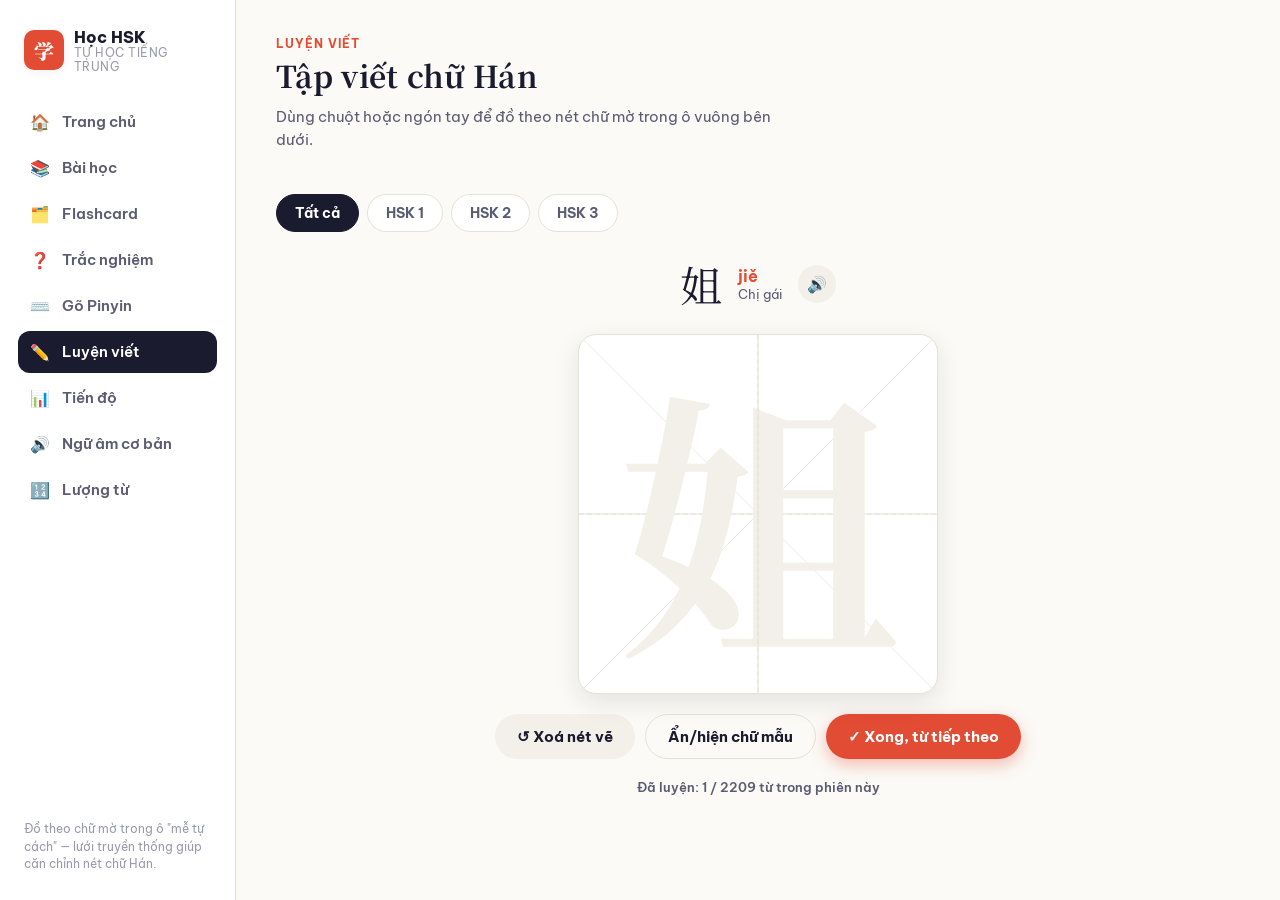
<file: writing.html>
<!DOCTYPE html>
<html lang="vi">
<head>
<meta charset="UTF-8">
<meta name="viewport" content="width=device-width, initial-scale=1.0">
<title>Học HSK — Luyện viết</title>
<link rel="icon" href="data:,">
<link rel="stylesheet" href="css/style.css">
</head>
<body data-page="writing" data-navhint='Đồ theo chữ mờ trong ô "mễ tự cách" — lưới truyền thống giúp căn chỉnh nét chữ Hán.'>

<div class="app-shell">
  <aside class="sidebar" id="sidebarSlot"></aside>

  <main class="main">
    <div class="page-head">
      <div>
        <span class="eyebrow">Luyện viết</span>
        <h1>Tập viết chữ Hán</h1>
        <p class="sub">Dùng chuột hoặc ngón tay để đồ theo nét chữ mờ trong ô vuông bên dưới.</p>
      </div>
    </div>

    <div class="tabs" id="levelTabs"></div>

    <div class="write-wrap">
      <div class="write-target">
        <div class="hz" id="targetHanzi">…</div>
        <div>
          <div class="py" id="targetPinyin"></div>
          <div class="mn" id="targetMeaning"></div>
        </div>
        <button class="speak-btn" id="writeSpeakBtn" title="Nghe phát âm">🔊</button>
      </div>

      <div class="canvas-box mizi-box" id="canvasBox">
        <div class="diag"></div>
        <div class="guide" id="guideChar"></div>
        <canvas id="drawCanvas"></canvas>
      </div>

      <div class="write-actions">
        <button class="btn btn-ghost" id="clearBtn">↺ Xoá nét vẽ</button>
        <button class="btn btn-outline" id="toggleGuideBtn">Ẩn/hiện chữ mẫu</button>
        <button class="btn btn-primary" id="doneBtn">✓ Xong, từ tiếp theo</button>
      </div>
      <div class="write-count" id="writeCount"></div>
    </div>
  </main>
</div>

<nav class="bottom-nav" id="bottomNavSlot"></nav>

<script src="js/nav.js"></script>
<script src="js/app.js"></script>
<script>
let vocab, deck = [], idx = 0, currentLevel = 'all';
let canvas, ctx, drawing = false;

function buildTabs() {
  const tabs = [{ id: 'all', label: 'Tất cả' }, ...LEVELS.map(l => ({ id: l, label: LEVEL_LABEL[l] }))];
  document.getElementById('levelTabs').innerHTML = tabs.map(t =>
    `<button class="tab ${t.id === currentLevel ? 'active' : ''}" data-lv="${t.id}">${t.label}</button>`
  ).join('');
  document.querySelectorAll('.tab').forEach(btn => {
    btn.addEventListener('click', () => {
      currentLevel = btn.dataset.lv;
      document.querySelectorAll('.tab').forEach(b => b.classList.toggle('active', b === btn));
      buildDeck();
    });
  });
}

function buildDeck() {
  const words = currentLevel === 'all' ? allWords(vocab) : vocab[currentLevel].map(w => ({ ...w, level: currentLevel }));
  deck = shuffle(words);
  idx = 0;
  render();
}

function setupCanvas() {
  canvas = document.getElementById('drawCanvas');
  const box = document.getElementById('canvasBox');
  const size = box.clientWidth;
  const dpr = window.devicePixelRatio || 1;
  canvas.width = size * dpr;
  canvas.height = size * dpr;
  canvas.style.width = size + 'px';
  canvas.style.height = size + 'px';
  ctx = canvas.getContext('2d');
  ctx.scale(dpr, dpr);
  ctx.lineWidth = 7;
  ctx.lineCap = 'round';
  ctx.lineJoin = 'round';
  ctx.strokeStyle = getComputedStyle(document.documentElement).getPropertyValue('--seal').trim() || '#E24C34';

  const getPos = (e) => {
    const rect = canvas.getBoundingClientRect();
    const t = e.touches ? e.touches[0] : e;
    return { x: t.clientX - rect.left, y: t.clientY - rect.top };
  };
  const start = (e) => { drawing = true; const p = getPos(e); ctx.beginPath(); ctx.moveTo(p.x, p.y); e.preventDefault(); };
  const move = (e) => { if (!drawing) return; const p = getPos(e); ctx.lineTo(p.x, p.y); ctx.stroke(); e.preventDefault(); };
  const end = () => { drawing = false; };

  canvas.addEventListener('mousedown', start);
  canvas.addEventListener('mousemove', move);
  window.addEventListener('mouseup', end);
  canvas.addEventListener('touchstart', start, { passive: false });
  canvas.addEventListener('touchmove', move, { passive: false });
  canvas.addEventListener('touchend', end);
}

function clearCanvas() {
  if (!ctx) return;
  ctx.clearRect(0, 0, canvas.width, canvas.height);
}

function render() {
  const w = deck[idx];
  if (!w) return;
  document.getElementById('targetHanzi').textContent = w.hanzi;
  document.getElementById('targetPinyin').textContent = w.pinyin;
  document.getElementById('targetMeaning').textContent = shortMeaning(w.meaning);
  document.getElementById('guideChar').textContent = w.hanzi;
  document.getElementById('writeCount').textContent =
    `Đã luyện: ${idx + 1} / ${deck.length} từ trong phiên này`;
  document.getElementById('writeSpeakBtn').onclick = () => speakChinese(w.hanzi);
  clearCanvas();
}

document.getElementById('clearBtn').addEventListener('click', clearCanvas);
document.getElementById('toggleGuideBtn').addEventListener('click', () => {
  const g = document.getElementById('guideChar');
  g.style.visibility = g.style.visibility === 'hidden' ? 'visible' : 'hidden';
});
document.getElementById('doneBtn').addEventListener('click', () => {
  recordWriting(deck[idx].hanzi);
  toast('Đã lưu lượt luyện viết ✓');
  idx = (idx + 1) % deck.length;
  render();
});

window.addEventListener('resize', () => { setupCanvas(); clearCanvas(); });

async function init() {
  vocab = await loadVocab();
  buildTabs();
  buildDeck();
  setupCanvas();
}
init();
</script>
</body>
</html>
</file>
<file: css/style.css>
/* ============================================================
   HỌC HSK — Design tokens
   Bảng màu lấy cảm hứng từ con dấu triện đỏ (seal-red), ngọc bích
   (jade) và mực (ink); mỗi cấp HSK có một màu riêng để tạo cảm
   giác "lên cấp". Chữ Hán dùng font serif có nét bút lông, phần
   giao diện dùng Be Vietnam Pro — font thiết kế riêng cho tiếng Việt.
   ============================================================ */

@import url('https://fonts.googleapis.com/css2?family=Be+Vietnam+Pro:ital,wght@0,400;0,500;0,600;0,700;0,800;1,400&family=Noto+Serif+SC:wght@500;700;900&display=swap');

:root {
  --ink: #1B1B2F;
  --ink-soft: #5B5B72;
  --ink-faint: #9A9AAC;

  --paper: #FBFAF6;
  --paper-alt: #F2F0E8;
  --card: #FFFFFF;
  --border: #E6E2D6;

  --seal: #E24C34;
  /* HSK 3 / accent chính */
  --seal-dark: #B93A25;
  --jade: #159E7A;
  /* HSK 2 */
  --jade-dark: #0F7C60;
  --azure: #2E6FA3;
  /* HSK 1 */
  --azure-dark: #255A85;
  --gold: #E8A23A;
  /* điểm nhấn / streak */
  --gold-dark: #C9861F;

  --radius-sm: 10px;
  --radius: 18px;
  --radius-lg: 26px;
  --shadow-sm: 0 2px 8px rgba(27, 27, 47, .06);
  --shadow: 0 8px 24px rgba(27, 27, 47, .10);
  --shadow-lg: 0 16px 40px rgba(27, 27, 47, .14);

  --font-display: 'Noto Serif SC', 'Times New Roman', serif;
  --font-body: 'Be Vietnam Pro', -apple-system, BlinkMacSystemFont, 'Segoe UI', sans-serif;
}

* {
  box-sizing: border-box;
}

html,
body {
  margin: 0;
  padding: 0;
}

body {
  font-family: var(--font-body);
  background: var(--paper);
  color: var(--ink);
  -webkit-font-smoothing: antialiased;
  min-height: 100vh;
}

h1,
h2,
h3,
h4 {
  font-family: var(--font-display);
  margin: 0 0 .4em;
  line-height: 1.2;
  letter-spacing: .01em;
}

p {
  margin: 0 0 1em;
  color: var(--ink-soft);
  line-height: 1.6;
}

a {
  color: inherit;
}

button {
  font-family: inherit;
}

::selection {
  background: var(--gold);
  color: var(--ink);
}

/* ---------- Mễ tự cách motif (dùng làm nền trang trí) ---------- */
.mizi-bg {
  background-image:
    linear-gradient(var(--border) 1px, transparent 1px),
    linear-gradient(90deg, var(--border) 1px, transparent 1px);
  background-size: 28px 28px;
}

.mizi-box {
  position: relative;
  border: 1.5px solid var(--border);
  border-radius: 8px;
  overflow: hidden;
}

.mizi-box::before,
.mizi-box::after {
  content: "";
  position: absolute;
  background: var(--border);
}

.mizi-box::before {
  /* đường ngang + dọc chính giữa */
  top: 50%;
  left: 0;
  right: 0;
  height: 1px;
  transform: translateY(-.5px);
  background-image: linear-gradient(90deg, var(--border) 60%, transparent 0);
  background-size: 8px 1px;
}

.mizi-box::after {
  left: 50%;
  top: 0;
  bottom: 0;
  width: 1px;
  transform: translateX(-.5px);
  background-image: linear-gradient(var(--border) 60%, transparent 0);
  background-size: 1px 8px;
}

.mizi-box .diag {
  position: absolute;
  inset: 0;
  background:
    linear-gradient(to bottom right, transparent calc(50% - .5px), var(--border) 50%, transparent calc(50% + .5px)),
    linear-gradient(to bottom left, transparent calc(50% - .5px), var(--border) 50%, transparent calc(50% + .5px));
  opacity: .6;
}

/* ============================================================
   App shell
   ============================================================ */
.app-shell {
  display: flex;
  min-height: 100vh;
}

/* --- Sidebar (desktop) --- */
.sidebar {
  width: 236px;
  flex-shrink: 0;
  background: var(--card);
  border-right: 1px solid var(--border);
  padding: 28px 18px;
  position: sticky;
  top: 0;
  height: 100vh;
  display: flex;
  flex-direction: column;
  gap: 28px;
}

.brand {
  display: flex;
  align-items: center;
  gap: 10px;
  padding: 0 6px;
}

.brand-mark {
  width: 40px;
  height: 40px;
  border-radius: 10px;
  background: var(--seal);
  color: #fff;
  display: flex;
  align-items: center;
  justify-content: center;
  font-family: var(--font-display);
  font-weight: 900;
  font-size: 20px;
  box-shadow: var(--shadow-sm);
  flex-shrink: 0;
}

.brand-text {
  display: flex;
  flex-direction: column;
  line-height: 1.15;
}

.brand-text strong {
  font-size: 16px;
  font-weight: 800;
}

.brand-text span {
  font-size: 11.5px;
  color: var(--ink-faint);
  letter-spacing: .04em;
}

.nav {
  display: flex;
  flex-direction: column;
  gap: 4px;
}

.nav a {
  display: flex;
  align-items: center;
  gap: 12px;
  padding: 11px 12px;
  border-radius: 12px;
  text-decoration: none;
  color: var(--ink-soft);
  font-weight: 600;
  font-size: 14.5px;
  transition: background .15s, color .15s;
}

.nav a .ic {
  width: 20px;
  text-align: center;
  flex-shrink: 0;
  font-size: 16px;
}

.nav a:hover {
  background: var(--paper-alt);
  color: var(--ink);
}

.nav a.active {
  background: var(--ink);
  color: #fff;
}

.sidebar-foot {
  margin-top: auto;
  font-size: 11.5px;
  color: var(--ink-faint);
  padding: 0 6px;
  line-height: 1.5;
}

/* --- Main --- */
.main {
  flex: 1;
  min-width: 0;
  padding: 36px 40px 100px;
}

.page-head {
  display: flex;
  align-items: flex-end;
  justify-content: space-between;
  gap: 16px;
  margin-bottom: 28px;
  flex-wrap: wrap;
}

.eyebrow {
  font-size: 12px;
  font-weight: 700;
  letter-spacing: .08em;
  text-transform: uppercase;
  color: var(--seal);
  margin-bottom: 6px;
  display: block;
}

.page-head h1 {
  font-size: 30px;
}

.page-head .sub {
  color: var(--ink-soft);
  font-size: 14.5px;
  max-width: 520px;
}

/* --- Mobile bottom nav --- */
.bottom-nav {
  display: none;
  position: fixed;
  left: 0;
  right: 0;
  bottom: 0;
  background: var(--card);
  border-top: 1px solid var(--border);
  padding: 6px 0 calc(6px + env(safe-area-inset-bottom));
  z-index: 50;
  overflow-x: auto;
  -webkit-overflow-scrolling: touch;
  scrollbar-width: none;
}

.bottom-nav::-webkit-scrollbar {
  display: none;
}

.bottom-nav ul {
  list-style: none;
  display: flex;
  margin: 0;
  padding: 0 2px;
  width: max-content;
  min-width: 100%;
}

.bottom-nav li {
  flex: 0 0 auto;
}

.bottom-nav a {
  display: flex;
  flex-direction: column;
  align-items: center;
  gap: 3px;
  text-decoration: none;
  color: var(--ink-faint);
  font-size: 10px;
  font-weight: 700;
  padding: 6px 12px;
  white-space: nowrap;
}

.bottom-nav a .ic {
  font-size: 19px;
}

.bottom-nav a.active {
  color: var(--seal);
}

/* ============================================================
   Cards & components
   ============================================================ */
.card {
  background: var(--card);
  border: 1px solid var(--border);
  border-radius: var(--radius);
  box-shadow: var(--shadow-sm);
}

.pad-lg {
  padding: 26px;
}

.pad {
  padding: 18px;
}

.grid {
  display: grid;
  gap: 18px;
}

.grid-3 {
  grid-template-columns: repeat(3, 1fr);
}

.grid-2 {
  grid-template-columns: repeat(2, 1fr);
}

.level-card {
  padding: 22px;
  border-radius: var(--radius);
  color: #fff;
  position: relative;
  overflow: hidden;
  text-decoration: none;
  display: block;
  min-height: 150px;
  box-shadow: var(--shadow);
  transition: transform .15s ease;
}

.level-card:hover {
  transform: translateY(-3px);
}

.level-card.hsk1 {
  background: linear-gradient(135deg, var(--azure), var(--azure-dark));
}

.level-card.hsk2 {
  background: linear-gradient(135deg, var(--jade), var(--jade-dark));
}

.level-card.hsk3 {
  background: linear-gradient(135deg, var(--seal), var(--seal-dark));
}

.level-card .tag {
  font-size: 11.5px;
  font-weight: 700;
  letter-spacing: .06em;
  opacity: .85;
  text-transform: uppercase;
}

.level-card h3 {
  font-size: 26px;
  margin: 2px 0 12px;
  color: #fff;
}

.level-card .count {
  font-size: 13px;
  opacity: .9;
  margin-bottom: 14px;
}

.level-card .bar-track {
  height: 7px;
  border-radius: 20px;
  background: rgba(255, 255, 255, .28);
  overflow: hidden;
}

.level-card .bar-fill {
  height: 100%;
  background: #fff;
  border-radius: 20px;
}

.level-card .glyph {
  position: absolute;
  right: 8px;
  bottom: -14px;
  font-family: var(--font-display);
  font-size: 96px;
  font-weight: 900;
  color: rgba(255, 255, 255, .16);
  line-height: 1;
  pointer-events: none;
}

.stat-card {
  padding: 20px;
  text-align: left;
}

.stat-card .num {
  font-family: var(--font-display);
  font-size: 34px;
  font-weight: 800;
  color: var(--ink);
}

.stat-card .label {
  font-size: 12.5px;
  color: var(--ink-soft);
  font-weight: 600;
}

.btn {
  display: inline-flex;
  align-items: center;
  justify-content: center;
  gap: 8px;
  border: none;
  cursor: pointer;
  padding: 12px 22px;
  border-radius: 999px;
  font-weight: 700;
  font-size: 14.5px;
  font-family: var(--font-body);
  transition: transform .12s ease, box-shadow .12s ease, opacity .12s;
}

.btn:active {
  transform: scale(.97);
}

.btn-primary {
  background: var(--seal);
  color: #fff;
  box-shadow: 0 6px 16px rgba(226, 76, 52, .35);
}

.btn-primary:hover {
  background: var(--seal-dark);
}

.btn-ghost {
  background: var(--paper-alt);
  color: var(--ink);
}

.btn-ghost:hover {
  background: var(--border);
}

.btn-outline {
  background: transparent;
  color: var(--ink);
  border: 1.5px solid var(--border);
}

.btn-lg {
  padding: 15px 30px;
  font-size: 16px;
}

.btn-block {
  width: 100%;
}

.btn[disabled] {
  opacity: .4;
  cursor: not-allowed;
}

.btn-icon {
  background: var(--paper-alt);
  width: 44px;
  height: 44px;
  border-radius: 50%;
  padding: 0;
  font-size: 18px;
  color: var(--ink);
}

.pill {
  display: inline-flex;
  align-items: center;
  gap: 6px;
  padding: 6px 13px;
  border-radius: 999px;
  font-size: 12.5px;
  font-weight: 700;
  background: var(--paper-alt);
  color: var(--ink-soft);
}

.tabs {
  display: flex;
  gap: 8px;
  flex-wrap: wrap;
  margin-bottom: 22px;
}

.tab {
  padding: 9px 18px;
  border-radius: 999px;
  border: 1.5px solid var(--border);
  background: var(--card);
  color: var(--ink-soft);
  font-weight: 700;
  font-size: 13.5px;
  cursor: pointer;
  transition: .15s;
}

.tab.active {
  background: var(--ink);
  border-color: var(--ink);
  color: #fff;
}

.tab:hover:not(.active) {
  border-color: var(--ink-faint);
}

.speak-btn {
  width: 38px;
  height: 38px;
  border-radius: 50%;
  background: var(--paper-alt);
  border: none;
  cursor: pointer;
  display: inline-flex;
  align-items: center;
  justify-content: center;
  font-size: 16px;
  color: var(--seal);
  transition: transform .12s ease, background .12s ease;
  flex-shrink: 0;
}

.speak-btn:hover {
  background: var(--border);
}

.speak-btn:active {
  transform: scale(.9);
}

.speak-btn.on-dark {
  background: rgba(255, 255, 255, .15);
  color: #fff;
}

.speak-btn.on-dark:hover {
  background: rgba(255, 255, 255, .25);
}

.speak-btn.lg {
  width: 48px;
  height: 48px;
  font-size: 19px;
}

/* ============================================================
   Flashcard
   ============================================================ */
.flash-wrap {
  max-width: 840px;
  margin: 0 auto;
  display: flex;
  flex-direction: column;
  gap: 20px;
}

.flash-progress {
  width: 100%;
  display: flex;
  align-items: center;
  gap: 12px;
  font-size: 13px;
  color: var(--ink-soft);
  font-weight: 600;
}

.flash-progress .track {
  flex: 1;
  height: 6px;
  background: var(--paper-alt);
  border-radius: 20px;
  overflow: hidden;
}

.flash-progress .fill {
  height: 100%;
  background: var(--seal);
  border-radius: 20px;
  transition: width .25s;
}

.flash-body {
  display: flex;
  gap: 28px;
  align-items: center;
  width: 100%;
}

.flashcard {
  flex: 1;
  min-width: 0;
  aspect-ratio: 4/3;
  perspective: 1400px;
  cursor: pointer;
}

.flashcard-inner {
  position: relative;
  width: 100%;
  height: 100%;
  transition: transform .45s cubic-bezier(.2, .9, .3, 1);
  transform-style: preserve-3d;
}

.flashcard.flipped .flashcard-inner {
  transform: rotateY(180deg);
}

.flashcard-face {
  position: absolute;
  inset: 0;
  border-radius: var(--radius-lg);
  backface-visibility: hidden;
  display: flex;
  flex-direction: column;
  align-items: center;
  justify-content: center;
  padding: 28px;
  box-shadow: var(--shadow-lg);
  border: 1px solid var(--border);
  text-align: center;
}

.flashcard-face.front {
  background: var(--card);
}

.flashcard-face.back {
  background: var(--ink);
  color: #fff;
  transform: rotateY(180deg);
}

.flash-hanzi {
  font-family: var(--font-display);
  font-size: 104px;
  font-weight: 700;
  margin-bottom: 12px;
}

.flash-pinyin {
  font-size: 21px;
  color: var(--seal);
  font-weight: 700;
  letter-spacing: .02em;
}

.flashcard-face.front .speak-btn {
  margin-top: 18px;
}

.flash-pos {
  position: absolute;
  top: 18px;
  left: 20px;
}

.flash-meaning {
  font-size: 24px;
  font-weight: 600;
  line-height: 1.4;
}

.flash-example {
  margin-top: 18px;
  padding-top: 16px;
  border-top: 1px solid rgba(255, 255, 255, .18);
  width: 100%;
  text-align: center;
}

.flash-example .ex-cn {
  font-family: var(--font-display);
  font-size: 18px;
  font-weight: 600;
  margin-bottom: 4px;
}

.flash-example .ex-py {
  font-size: 13px;
  color: var(--gold);
  margin-bottom: 4px;
}

.flash-example .ex-vi {
  font-size: 13px;
  color: rgba(255, 255, 255, .75);
}

.flash-hint {
  position: absolute;
  bottom: 18px;
  font-size: 11.5px;
  color: var(--ink-faint);
  font-weight: 600;
}

.flashcard-face.back .flash-hint {
  color: rgba(255, 255, 255, .5);
}

.flash-side {
  width: 200px;
  flex-shrink: 0;
  display: flex;
  flex-direction: column;
  gap: 12px;
}

.flash-side-divider {
  height: 1px;
  background: var(--border);
  margin: 4px 0;
}

.btn-know {
  background: var(--jade);
  color: #fff;
}

.btn-know:hover {
  background: var(--jade-dark);
}

.btn-unknow {
  background: var(--paper-alt);
  color: var(--ink);
}

@media (max-width: 880px) {
  .flash-wrap {
    max-width: 480px;
  }

  .flash-body {
    flex-direction: column;
    align-items: stretch;
  }

  .flash-side {
    width: 100%;
    flex-direction: row;
    flex-wrap: wrap;
  }

  .flash-side .btn {
    flex: 1;
    min-width: 130px;
  }

  .flash-side-divider {
    display: none;
  }

  .flash-side #nextBtn {
    flex-basis: 100%;
  }

  .flash-hanzi {
    font-size: 68px;
  }
}

/* ============================================================
   Quiz
   ============================================================ */
.quiz-wrap {
  max-width: 560px;
  margin: 0 auto;
}

.quiz-q {
  padding: 34px 26px;
  text-align: center;
  margin-bottom: 22px;
}

.quiz-hanzi {
  font-family: var(--font-display);
  font-size: 64px;
  font-weight: 700;
}

.quiz-pinyin {
  font-size: 17px;
  color: var(--seal);
  font-weight: 700;
  margin-top: 6px;
}

.quiz-instruction {
  font-size: 13px;
  color: var(--ink-faint);
  font-weight: 700;
  text-transform: uppercase;
  letter-spacing: .05em;
  margin-bottom: 10px;
}

.quiz-options {
  display: flex;
  flex-direction: column;
  gap: 12px;
}

.quiz-opt {
  text-align: left;
  padding: 16px 18px;
  border-radius: 14px;
  border: 1.5px solid var(--border);
  background: var(--card);
  font-size: 15px;
  font-weight: 600;
  color: var(--ink);
  cursor: pointer;
  transition: .15s;
}

.quiz-opt:hover {
  border-color: var(--ink-faint);
}

.quiz-opt.correct {
  background: rgba(21, 158, 122, .12);
  border-color: var(--jade);
  color: var(--jade-dark);
}

.quiz-opt.wrong {
  background: rgba(226, 76, 52, .1);
  border-color: var(--seal);
  color: var(--seal-dark);
}

.quiz-opt[disabled] {
  cursor: default;
}

.quiz-result {
  text-align: center;
  padding: 40px 26px;
}

.quiz-result .score {
  font-family: var(--font-display);
  font-size: 56px;
  font-weight: 800;
  color: var(--seal);
}

/* ============================================================
   Lessons (Bài học theo giáo trình)
   ============================================================ */
.lesson-grid {
  display: grid;
  grid-template-columns: repeat(auto-fill, minmax(260px, 1fr));
  gap: 16px;
}

.lesson-card {
  display: block;
  text-decoration: none;
  padding: 20px;
  background: var(--card);
  border: 1px solid var(--border);
  border-radius: var(--radius);
  box-shadow: var(--shadow-sm);
  transition: transform .15s ease, box-shadow .15s ease;
}

.lesson-card:hover {
  transform: translateY(-3px);
  box-shadow: var(--shadow);
}

.lesson-card .num-badge {
  display: inline-flex;
  align-items: center;
  justify-content: center;
  width: 30px;
  height: 30px;
  border-radius: 9px;
  background: var(--paper-alt);
  font-size: 12.5px;
  font-weight: 800;
  color: var(--ink-soft);
  margin-bottom: 10px;
}

.lesson-card .icon {
  font-size: 30px;
  margin-bottom: 8px;
}

.lesson-card h3 {
  font-size: 17px;
  margin-bottom: 2px;
}

.lesson-card .cn-title {
  font-family: var(--font-display);
  font-size: 13px;
  color: var(--ink-faint);
  margin-bottom: 10px;
}

.lesson-card .meta {
  font-size: 12px;
  color: var(--ink-soft);
  display: flex;
  gap: 10px;
}

.lesson-tabs {
  display: flex;
  gap: 6px;
  border-bottom: 2px solid var(--border);
  margin-bottom: 24px;
}

.lesson-tab {
  padding: 12px 20px;
  background: none;
  border: none;
  cursor: pointer;
  font-family: inherit;
  font-size: 14.5px;
  font-weight: 700;
  color: var(--ink-faint);
  border-bottom: 2px solid transparent;
  margin-bottom: -2px;
  transition: .15s;
}

.lesson-tab.active {
  color: var(--seal);
  border-bottom-color: var(--seal);
}

.lesson-tab:hover:not(.active) {
  color: var(--ink);
}

.lword-grid {
  display: grid;
  grid-template-columns: repeat(auto-fill, minmax(150px, 1fr));
  gap: 12px;
}

.lword-card {
  background: var(--card);
  border: 1px solid var(--border);
  border-radius: 14px;
  padding: 14px;
  text-align: center;
  box-shadow: var(--shadow-sm);
}

.lword-card .hz {
  font-family: var(--font-display);
  font-size: 26px;
  font-weight: 700;
}

.lword-card .py {
  color: var(--seal);
  font-weight: 700;
  font-size: 12.5px;
  margin: 3px 0;
}

.lword-card .mn {
  font-size: 11.5px;
  color: var(--ink-soft);
  min-height: 15px;
  margin-bottom: 6px;
}

.lword-card .speak-btn {
  width: 30px;
  height: 30px;
  font-size: 13px;
}

.dialogue-list {
  max-width: 600px;
  margin: 0 auto;
  display: flex;
  flex-direction: column;
  gap: 12px;
}

.dialogue-line {
  display: flex;
  gap: 12px;
  align-items: flex-start;
}

.dialogue-line .avatar {
  width: 36px;
  height: 36px;
  border-radius: 50%;
  flex-shrink: 0;
  display: flex;
  align-items: center;
  justify-content: center;
  font-weight: 800;
  font-size: 13px;
  color: #fff;
  margin-top: 2px;
}

.dialogue-line.speakerA .avatar {
  background: var(--azure);
}

.dialogue-line.speakerB .avatar {
  background: var(--seal);
}

.dialogue-bubble {
  flex: 1;
  background: var(--card);
  border: 1px solid var(--border);
  border-radius: 16px;
  padding: 12px 16px;
  box-shadow: var(--shadow-sm);
}

.dialogue-bubble .cn {
  font-family: var(--font-display);
  font-size: 17px;
  font-weight: 600;
  margin-bottom: 3px;
}

.dialogue-bubble .py {
  color: var(--seal);
  font-size: 12.5px;
  font-weight: 600;
  margin-bottom: 4px;
}

.dialogue-bubble .vi {
  font-size: 12.5px;
  color: var(--ink-soft);
}

.dialogue-bubble .speak-btn {
  width: 28px;
  height: 28px;
  font-size: 12px;
  margin-top: 6px;
}

.lex-q {
  padding: 28px 24px;
  text-align: center;
  margin-bottom: 20px;
}

.lex-instruction {
  font-size: 12.5px;
  color: var(--ink-faint);
  font-weight: 700;
  text-transform: uppercase;
  letter-spacing: .05em;
  margin-bottom: 12px;
}

.lex-sentence {
  font-family: var(--font-display);
  font-size: 26px;
  font-weight: 700;
  margin-bottom: 8px;
}

.lex-sentence .blank {
  display: inline-block;
  min-width: 44px;
  border-bottom: 3px solid var(--seal);
  color: var(--seal);
}

.lex-vi {
  font-size: 13px;
  color: var(--ink-soft);
}

/* ============================================================
   Lượng từ (Measure words)
   ============================================================ */
.mw-grid {
  display: grid;
  grid-template-columns: repeat(auto-fill, minmax(260px, 1fr));
  gap: 16px;
}

.mw-card {
  background: var(--card);
  border: 1px solid var(--border);
  border-radius: var(--radius);
  padding: 18px;
  box-shadow: var(--shadow-sm);
}

.mw-head {
  display: flex;
  align-items: baseline;
  gap: 10px;
  margin-bottom: 8px;
}

.mw-char {
  font-family: var(--font-display);
  font-size: 32px;
  font-weight: 800;
  color: var(--seal);
}

.mw-py {
  font-size: 14px;
  color: var(--ink-soft);
  font-weight: 700;
}

.mw-usage {
  font-size: 12.5px;
  color: var(--ink-soft);
  margin-bottom: 14px;
  line-height: 1.6;
  min-height: 38px;
}

.mw-example-list {
  display: flex;
  flex-direction: column;
  gap: 7px;
}

.mw-example {
  display: flex;
  align-items: center;
  justify-content: space-between;
  gap: 8px;
  background: var(--paper-alt);
  border-radius: 10px;
  padding: 8px 10px;
}

.mw-example .txt {
  font-size: 12.5px;
  line-height: 1.5;
}

.mw-example .txt .cn {
  font-family: var(--font-display);
  font-weight: 700;
  font-size: 14px;
}

.mw-example .txt .py {
  color: var(--seal);
  font-size: 11.5px;
  margin-left: 4px;
}

.mw-example .txt .vi {
  color: var(--ink-faint);
  font-size: 11px;
  display: block;
}

.mw-example .speak-btn {
  width: 26px;
  height: 26px;
  font-size: 11px;
  flex-shrink: 0;
}

.lesson-pager {
  display: flex;
  justify-content: space-between;
  align-items: stretch;
  gap: 14px;
  margin-top: 36px;
  padding-top: 24px;
  border-top: 1px solid var(--border);
}

.pager-link {
  flex: 1;
  max-width: 320px;
  display: flex;
  flex-direction: column;
  gap: 4px;
  padding: 14px 18px;
  border-radius: var(--radius);
  border: 1px solid var(--border);
  background: var(--card);
  text-decoration: none;
  color: var(--ink);
  box-shadow: var(--shadow-sm);
  transition: transform .12s ease, box-shadow .12s ease;
}

.pager-link:hover {
  transform: translateY(-2px);
  box-shadow: var(--shadow);
}

.pager-link.next {
  text-align: right;
  margin-left: auto;
}

.pager-link .pager-label {
  font-size: 11.5px;
  font-weight: 700;
  color: var(--ink-faint);
  text-transform: uppercase;
  letter-spacing: .04em;
}

.pager-link .pager-title {
  font-size: 14.5px;
  font-weight: 700;
}

.pager-placeholder {
  flex: 1;
  max-width: 320px;
}

/* ============================================================
   Phonetics page (Ngữ âm cơ bản)
   ============================================================ */
.phon-jumpnav {
  display: flex;
  gap: 8px;
  flex-wrap: wrap;
  margin-bottom: 28px;
  position: sticky;
  top: 0;
  z-index: 10;
  background: var(--paper);
  padding: 10px 0;
  border-bottom: 1px solid var(--border);
}

.phon-jumpnav a {
  padding: 8px 16px;
  border-radius: 999px;
  background: var(--card);
  border: 1.5px solid var(--border);
  font-size: 13px;
  font-weight: 700;
  color: var(--ink-soft);
  text-decoration: none;
  transition: .15s;
}

.phon-jumpnav a:hover {
  border-color: var(--seal);
  color: var(--seal);
}

.phon-section {
  margin-bottom: 44px;
  scroll-margin-top: 70px;
}

.phon-section h2 {
  font-size: 22px;
  display: flex;
  align-items: center;
  gap: 10px;
}

.phon-section h2 .num {
  width: 34px;
  height: 34px;
  border-radius: 10px;
  background: var(--ink);
  color: #fff;
  display: inline-flex;
  align-items: center;
  justify-content: center;
  font-family: var(--font-body);
  font-size: 15px;
  font-weight: 800;
  flex-shrink: 0;
}

.phon-intro {
  font-size: 14.5px;
  color: var(--ink-soft);
  max-width: 680px;
  margin-bottom: 18px;
  line-height: 1.7;
}

.phon-group {
  margin-bottom: 22px;
}

.phon-group-label {
  font-size: 12.5px;
  font-weight: 800;
  text-transform: uppercase;
  letter-spacing: .05em;
  color: var(--seal);
  margin-bottom: 10px;
}

.sound-grid {
  display: grid;
  grid-template-columns: repeat(auto-fill, minmax(112px, 1fr));
  gap: 10px;
}

.sound-chip {
  background: var(--card);
  border: 1px solid var(--border);
  border-radius: 14px;
  padding: 12px 10px;
  text-align: center;
  box-shadow: var(--shadow-sm);
}

.sound-chip .py {
  font-family: var(--font-display);
  font-size: 19px;
  font-weight: 700;
  color: var(--ink);
}

.sound-chip .hz {
  font-size: 13px;
  color: var(--ink-soft);
  margin: 4px 0 2px;
}

.sound-chip .mn {
  font-size: 10.5px;
  color: var(--ink-faint);
  margin-bottom: 6px;
  min-height: 13px;
}

.sound-chip .speak-btn {
  width: 30px;
  height: 30px;
  font-size: 13px;
}

.tone-grid {
  display: grid;
  grid-template-columns: repeat(auto-fit, minmax(190px, 1fr));
  gap: 14px;
}

.tone-card {
  padding: 18px;
  text-align: center;
}

.tone-card .mark {
  font-family: var(--font-display);
  font-size: 40px;
  font-weight: 800;
}

.tone-card .name {
  font-size: 13.5px;
  font-weight: 700;
  margin: 6px 0 4px;
}

.tone-card .desc {
  font-size: 12px;
  color: var(--ink-soft);
  margin-bottom: 10px;
}

.tone-card .example {
  font-size: 13px;
  color: var(--ink-soft);
}

.tone-card .example .hz {
  font-family: var(--font-display);
  font-size: 20px;
  color: var(--ink);
  display: block;
  margin-bottom: 2px;
}

.tone-card.t1 {
  border-top: 4px solid var(--azure);
}

.tone-card.t2 {
  border-top: 4px solid var(--jade);
}

.tone-card.t3 {
  border-top: 4px solid var(--gold);
}

.tone-card.t4 {
  border-top: 4px solid var(--seal);
}

.compare-table {
  width: 100%;
  border-collapse: collapse;
  font-size: 13.5px;
}

.compare-table th {
  text-align: left;
  padding: 10px 14px;
  background: var(--paper-alt);
  font-size: 11.5px;
  text-transform: uppercase;
  letter-spacing: .04em;
  color: var(--ink-soft);
}

.compare-table td {
  padding: 12px 14px;
  border-bottom: 1px solid var(--border);
  vertical-align: top;
}

.compare-table tr:last-child td {
  border-bottom: none;
}

.compare-table .py-cell {
  font-family: var(--font-display);
  font-weight: 700;
  color: var(--seal);
  white-space: nowrap;
}

.callout {
  background: linear-gradient(135deg, rgba(232, 162, 58, .12), rgba(232, 162, 58, .04));
  border: 1px solid rgba(232, 162, 58, .35);
  border-radius: var(--radius);
  padding: 18px 20px;
  font-size: 13.5px;
  color: var(--ink-soft);
  line-height: 1.7;
}

.callout strong {
  color: var(--ink);
}

@media (max-width: 880px) {
  .phon-jumpnav {
    top: 0;
  }

  .sound-grid {
    grid-template-columns: repeat(auto-fill, minmax(92px, 1fr));
  }
}

/* ============================================================
   Pinyin typing practice
   ============================================================ */
.pinyin-wrap {
  max-width: 520px;
  margin: 0 auto;
}

.pinyin-q {
  padding: 36px 26px;
  text-align: center;
  margin-bottom: 20px;
}

.pinyin-hanzi {
  font-family: var(--font-display);
  font-size: 72px;
  font-weight: 700;
}

.pinyin-meaning {
  font-size: 15px;
  color: var(--ink-soft);
  margin-top: 8px;
}

.pinyin-input-row {
  display: flex;
  gap: 10px;
  margin-bottom: 14px;
}

.pinyin-input {
  flex: 1;
  padding: 15px 18px;
  border-radius: 14px;
  border: 1.5px solid var(--border);
  font-size: 17px;
  font-family: var(--font-body);
  outline: none;
  transition: .15s;
  background: var(--card);
  color: var(--ink);
}

.pinyin-input:focus {
  border-color: var(--seal);
}

.pinyin-input.correct {
  border-color: var(--jade);
  background: rgba(21, 158, 122, .08);
  color: var(--jade-dark);
}

.pinyin-input.wrong {
  border-color: var(--seal);
  background: rgba(226, 76, 52, .08);
  color: var(--seal-dark);
}

.pinyin-feedback {
  text-align: center;
  font-size: 14px;
  font-weight: 700;
  min-height: 22px;
  margin-bottom: 14px;
}

.pinyin-feedback.correct {
  color: var(--jade-dark);
}

.pinyin-feedback.wrong {
  color: var(--seal-dark);
}

.pinyin-hint-btn {
  font-size: 12.5px;
  color: var(--ink-faint);
  text-decoration: underline;
  cursor: pointer;
  background: none;
  border: none;
  font-family: inherit;
  padding: 4px 0;
}

/* ============================================================
   Writing practice
   ============================================================ */
.write-wrap {
  max-width: 640px;
  margin: 0 auto;
  display: flex;
  flex-direction: column;
  align-items: center;
  gap: 20px;
}

.write-target {
  display: flex;
  align-items: center;
  gap: 16px;
}

.write-target .hz {
  font-family: var(--font-display);
  font-size: 42px;
}

.write-target .py {
  font-size: 16px;
  color: var(--seal);
  font-weight: 700;
}

.write-target .mn {
  font-size: 13px;
  color: var(--ink-soft);
}

.canvas-box {
  position: relative;
  width: min(360px, 84vw);
  height: min(360px, 84vw);
  border-radius: var(--radius);
  overflow: hidden;
  box-shadow: var(--shadow);
  border: 1px solid var(--border);
  background: var(--card);
}

.canvas-box .guide {
  position: absolute;
  inset: 0;
  display: flex;
  align-items: center;
  justify-content: center;
  font-family: var(--font-display);
  font-size: min(280px, 68vw);
  color: var(--paper-alt);
  user-select: none;
  pointer-events: none;
  font-weight: 700;
}

.canvas-box canvas {
  position: absolute;
  inset: 0;
  touch-action: none;
}

.write-actions {
  display: flex;
  gap: 10px;
  flex-wrap: wrap;
  justify-content: center;
}

.write-count {
  font-size: 13px;
  color: var(--ink-soft);
  font-weight: 600;
}

/* ============================================================
   Progress page
   ============================================================ */
.progress-bar-row {
  display: flex;
  align-items: center;
  gap: 14px;
  margin-bottom: 14px;
}

.progress-bar-row .lbl {
  width: 64px;
  font-size: 13.5px;
  font-weight: 700;
  flex-shrink: 0;
}

.progress-bar-row .track {
  flex: 1;
  height: 12px;
  background: var(--paper-alt);
  border-radius: 20px;
  overflow: hidden;
}

.progress-bar-row .fill {
  height: 100%;
  border-radius: 20px;
}

.progress-bar-row .val {
  width: 70px;
  text-align: right;
  font-size: 12.5px;
  color: var(--ink-soft);
  font-weight: 600;
  flex-shrink: 0;
}

.streak-box {
  display: flex;
  align-items: center;
  gap: 16px;
  padding: 22px;
  border-radius: var(--radius);
  background: linear-gradient(135deg, var(--gold), var(--gold-dark));
  color: #fff;
}

.streak-box .flame {
  font-size: 38px;
}

.streak-box .num {
  font-family: var(--font-display);
  font-size: 30px;
  font-weight: 800;
}

.streak-box .lbl {
  font-size: 12.5px;
  opacity: .9;
  font-weight: 600;
}

.word-chip-grid {
  display: flex;
  flex-wrap: wrap;
  gap: 8px;
}

.word-chip {
  padding: 8px 12px;
  border-radius: 10px;
  background: var(--paper-alt);
  font-family: var(--font-display);
  font-size: 15px;
  font-weight: 600;
  display: flex;
  flex-direction: column;
  align-items: center;
  gap: 2px;
}

.word-chip span {
  font-family: var(--font-body);
  font-size: 10px;
  color: var(--ink-faint);
  font-weight: 600;
}

.empty-state {
  text-align: center;
  padding: 50px 20px;
  color: var(--ink-soft);
}

.empty-state .glyph {
  font-family: var(--font-display);
  font-size: 52px;
  color: var(--border);
  margin-bottom: 10px;
}

/* ============================================================
   Toast
   ============================================================ */
.toast {
  position: fixed;
  bottom: 24px;
  left: 50%;
  transform: translateX(-50%) translateY(20px);
  background: var(--ink);
  color: #fff;
  padding: 12px 22px;
  border-radius: 999px;
  font-size: 13.5px;
  font-weight: 600;
  box-shadow: var(--shadow-lg);
  opacity: 0;
  pointer-events: none;
  transition: .25s;
  z-index: 200;
  white-space: nowrap;
}

.toast.show {
  opacity: 1;
  transform: translateX(-50%) translateY(0);
}

/* ============================================================
   Responsive
   ============================================================ */
@media (max-width: 880px) {
  .sidebar {
    display: none;
  }

  .main {
    padding: 22px 18px 90px;
  }

  .bottom-nav {
    display: block;
  }

  .grid-3 {
    grid-template-columns: 1fr;
  }

  .grid-2 {
    grid-template-columns: 1fr;
  }

  .page-head h1 {
    font-size: 24px;
  }

  .flash-hanzi {
    font-size: 64px;
  }
}





/* =========================================
   FLOATING LEVEL CONTAINER
========================================= */

.floating-level {
  position: fixed;
  right: 24px;
  bottom: 28px;

  z-index: 9999;

  display: flex;
  align-items: center;
  justify-content: center;

  opacity: 0;
  visibility: hidden;

  transform: translateY(12px);

  transition:
    opacity 0.25s ease,
    transform 0.25s ease;

  pointer-events: none;
}

.floating-level.show {
  opacity: 1;
  visibility: visible;

  transform: translateY(0);

  pointer-events: auto;
}


/* =========================================
   NÚT CHA
========================================= */

.floating-level-btn {
  position: relative;

  width: 52px;
  height: 52px;

  border: none;
  border-radius: 50%;

  background: var(--jade);
  color: #fff;

  display: flex;
  align-items: center;
  justify-content: center;

  font-size: 20px;

  cursor: pointer;

  box-shadow:
    0 6px 20px rgba(0, 0, 0, 0.18);

  transition:
    transform 0.25s ease,
    box-shadow 0.2s ease;
}

.floating-level-btn:hover {
  transform: scale(1.08);

  box-shadow:
    0 9px 25px rgba(0, 0, 0, 0.22);
}


/* Khi mở */

.floating-level-btn.active {
  transform: rotate(45deg);
}


/* =========================================
   MENU HSK
========================================= */

.floating-level-menu {
  position: absolute;

  right: 62px;
  bottom: 0;

  width: 100px;
  height: 150px;

  opacity: 0;
  visibility: hidden;

  pointer-events: none;

  transform: translateX(10px);

  transition:
    opacity 0.2s ease,
    transform 0.25s ease;
}

.floating-level-menu.open {
  opacity: 1;
  visibility: visible;

  pointer-events: auto;

  transform: translateX(0);
}


/* =========================================
   NÚT HSK
========================================= */

.floating-level-menu button {
  position: absolute;

  right: 0;

  width: 90px;
  height: 40px;

  padding: 0;

  border: 1px solid rgba(0, 0, 0, 0.06);
  border-radius: 11px;

  background: var(--paper);
  color: var(--ink);

  font-family: inherit;
  font-size: 14px;
  font-weight: 700;

  cursor: pointer;

  box-shadow:
    0 4px 14px rgba(0, 0, 0, 0.12);

  transition:
    transform 0.18s ease,
    background 0.18s ease,
    color 0.18s ease,
    box-shadow 0.18s ease;
}


/* HSK 3 - phía trên */

.floating-level-menu button:nth-child(3) {
  top: 5px;
}


/* HSK 2 - ngang nút cha */

.floating-level-menu button:nth-child(2) {
  top: 55px;
}


/* HSK 1 - phía dưới */

.floating-level-menu button:nth-child(1) {
  top: 105px;
}


/* Hover */

.floating-level-menu button:hover {
  background: var(--jade);
  color: #fff;

  transform: translateX(-4px);

  box-shadow:
    0 6px 18px rgba(0, 0, 0, 0.16);
}


/* =========================================
   MOBILE
========================================= */

@media (max-width: 600px) {

  .floating-level {
    right: 16px;
    bottom: 76px;
  }

  .floating-level-menu {
    right: 58px;
  }

}
</file>
